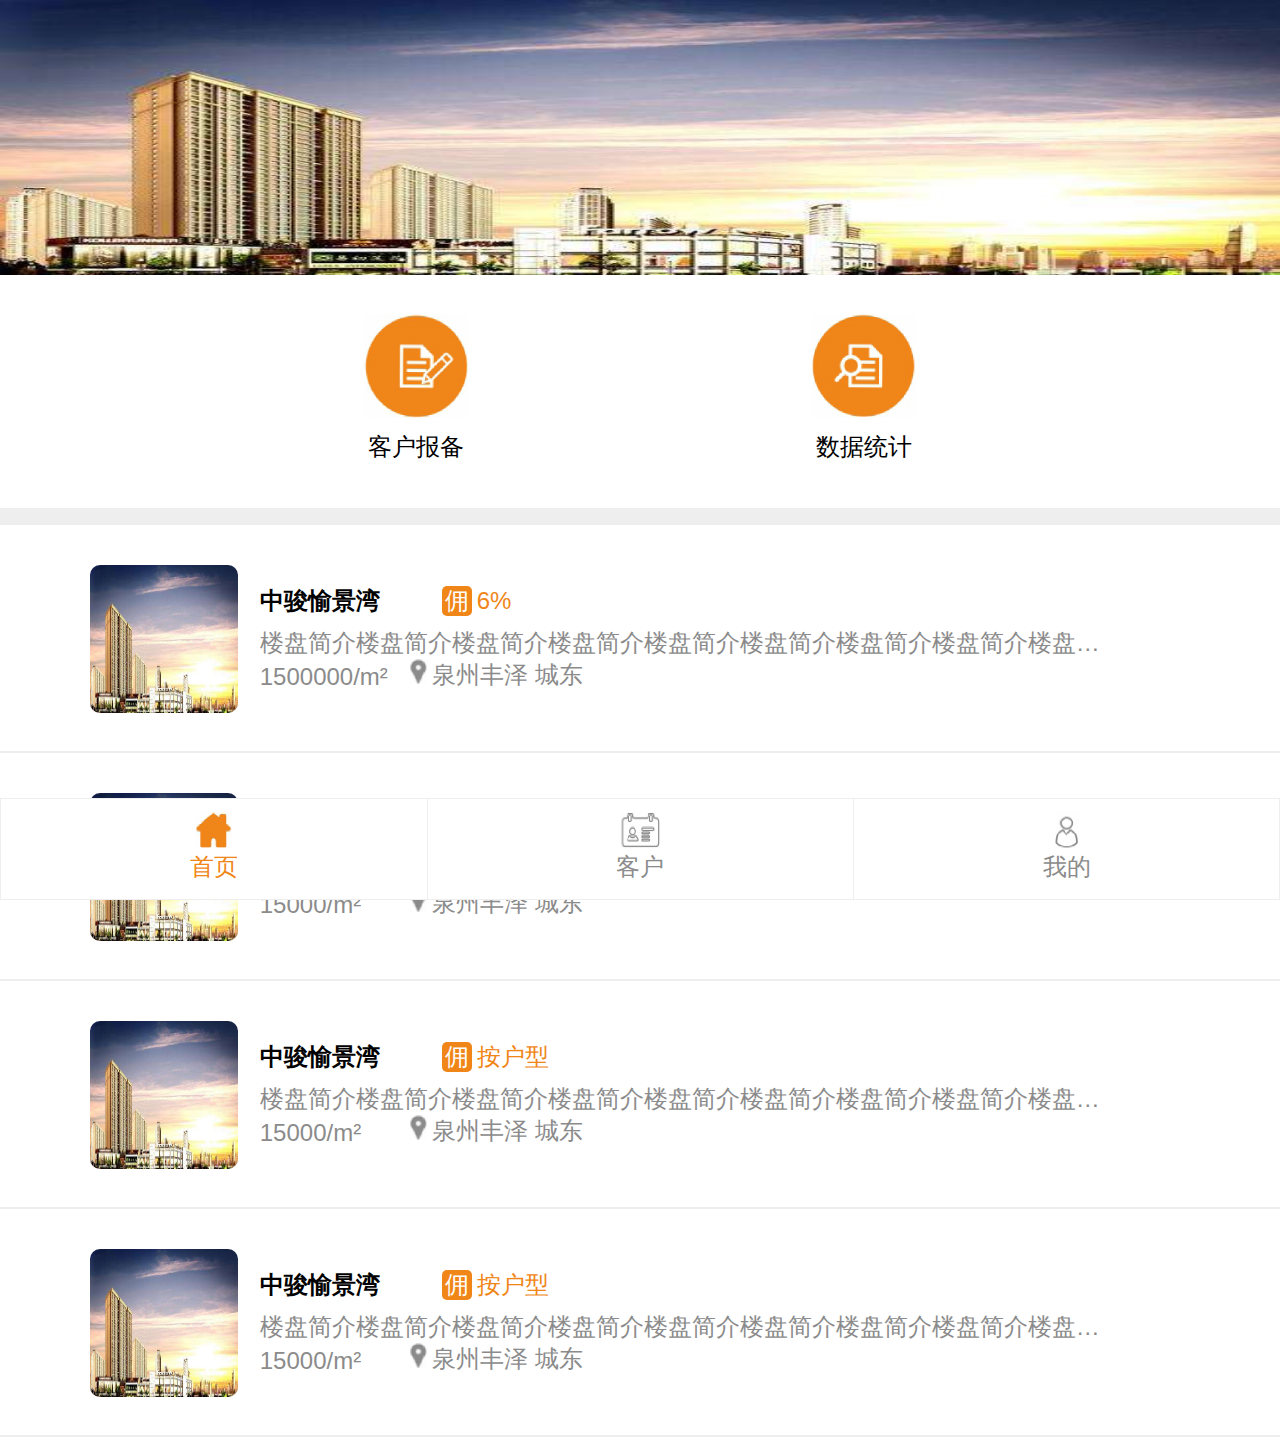
<file: fenxiao/cn/index.html>
<!doctype html>
<html lang="en">
<head>
	<meta charset="UTF-8">
	<meta name="viewport" content="width=device-width, user-scalable=no, initial-scale=1.0, maximum-scale=1.0, minimum-scale=1.0">
	<title>报备首页</title>
	<link rel="stylesheet" href="../css/reset.css">
	<script src="../js/jquery-1.11.3.min.js"></script>
	<script src="../js/common.js"></script>
	<style>
		.main {
			min-height: 100vh;
			background: #eee;
		}
		.main header {
			background: #fff;
		}
		.banner {
			display: block;
			width: 100%;
			height: 11.46rem;
		}
		.sectionNav {
			height: 9.71rem;
			padding: 0 15%;
		}
		.sectionNav a {
			float: left;
			width: 50%;
			height: 3.21rem;
			padding-top: 6.5rem;
			text-align: center;
		}
		.sectionNav a:nth-child(1) {
			background: url("../images/baobei.png") 50% 30% no-repeat;
			background-size: 4.33rem 4.33rem;
		}
		.sectionNav a:nth-child(2) {
			background: url("../images/data.png") 50% 30% no-repeat;
			background-size: 4.33rem 4.33rem;
		}
		.mainBody {
			margin-top: 0.71rem;
			background: #fff;
		}
		.mainBody dl {
			height: 6.08rem;
			padding: 1.67rem 13% 1.67rem 7%;
			border-bottom: 2px solid #eee;
		}
		.mainBody dt {
			overflow: hidden;
			float: left;
			width: 6.17rem;
			height: 6.17rem;
			margin-right: 0.92rem;
			border-radius: 10px;
		}
		.mainBody img {
			display: block;
			width: 100%;
			height: 100%;
		}
		.mainBody dd {
			padding: 0.83rem 0 0 7.09rem;
		}
		.mainBody h2 strong{
			display: inline-flex;
			width: 6rem;
			font-weight: bold;
		}
		.main h2 span {
			display: inline-block;
			width: 1.25rem;
			height: 1.25rem;
			margin-left: 1.58rem;
			border-radius: 5px;
			line-height: 1.25rem;
			color: #fff;
			background: #f08618;
			text-align: center;
		}
		.main h2 em {
			display: inline-flex;
			width: 5rem;
			margin-left: 5px;
			color: #f08618;
		}
		.intro {
			margin-top: 0.42rem;
			color: #8b8b8b;
		}
		.ohterInfo {
			color: #8b8b8b;
		}
		.ohterInfo span {
			display: inline-block;
			width: 6.25rem;
		}
		.ohterInfo em {
			display: inline-block;
    		width: 6.3rem;
			padding-left: 0.93rem;
			background: url("../images/add.png") 0 0 no-repeat;
			background-size: 0.72rem 1.05rem;
		}
		.ellipsis {
			overflow: hidden;
			text-overflow:ellipsis;
			white-space: nowrap;
		}
		.listItem {
			display: block;
		}
		.main footer {
			position: fixed;
			bottom: 0;
			left: 0;
			height: 4.17rem;
			display: table; 
			table-layout: fixed;
			width: 100%;
			background: #fff;
		}
		.main footer a {
			display:table-cell;
			height: 2rem;
			padding-top: 2.17rem;
			border: 1px solid #eee;
			text-align: center;
			color: #8b8b8b;
		}
		.main footer a:nth-child(1), .main footer a:nth-child(2) {
			border-right: none;
		}
		.main footer a:nth-child(1) {
			background: url("../images/home.png") 50% 20% no-repeat;
			background-size: 1.5rem 1.5rem;
		}
		.main footer a:nth-child(2) {
			background: url("../images/custome.png") 50% 20% no-repeat;
			background-size: 1.67rem 1.5rem;
		}
		.main footer a:nth-child(3) {
			background: url("../images/me.png") 50% 20% no-repeat;
			background-size: 1rem 1.5rem;
		}
		.main footer a.active {
			color: #f08618;
		}
		.main footer a:nth-child(1).active {
			background: url("../images/homeActive.png") 50% 20% no-repeat;
			background-size: 1.5rem 1.5rem;
		}
	</style>
</head>
<body>
	<div class="main">
		<header>
			<img src="../images/house.jpg" alt="banner图" title="banner图" class="banner" />
			<div class="sectionNav">
				<a href="custRap.html" title="客户报备">客户报备</a>
				<a href="dataStatis.html" title="数据统计">数据统计</a>
			</div>
		</header>
		<div class="mainBody">
			<a class="listItem" href="detial.html" title="房产详情">
				<dl>
					<dt><img src="../images/house.jpg" alt="房产图片" title="房产图片" /></dt>
					<dd>
						<h2><strong class="ellipsis">中骏愉景湾</strong><span>佣</span><em class="ellipsis">6%</em></h2>
						<p class="intro ellipsis">楼盘简介楼盘简介楼盘简介楼盘简介楼盘简介楼盘简介楼盘简介楼盘简介楼盘简介楼盘简介楼盘简介</p>
						<p class="ohterInfo"><span class="ellipsis">1500000/m²</span><em class="ellipsis">泉州丰泽 城东</em></p>
					</dd>
				</dl>
			</a>
			<a class="listItem" href="detial.html" title="房产详情">
				<dl>
					<dt><img src="../images/house.jpg" alt="房产图片" title="房产图片" /></dt>
					<dd>
						<h2><strong class="ellipsis">中骏愉景湾</strong><span>佣</span><em>按户型</em></h2>
						<p class="intro ellipsis">楼盘简介楼盘简介楼盘简介楼盘简介楼盘简介楼盘简介楼盘简介楼盘简介楼盘简介楼盘简介楼盘简介</p>
						<p class="ohterInfo"><span class="ellipsis">15000/m²</span><em class="ellipsis">泉州丰泽 城东</em></p>
					</dd>
				</dl>
			</a>
			<a class="listItem" href="detial.html" title="房产详情">
				<dl>
					<dt><img src="../images/house.jpg" alt="房产图片" title="房产图片" /></dt>
					<dd>
						<h2><strong class="ellipsis">中骏愉景湾</strong><span>佣</span><em>按户型</em></h2>
						<p class="intro ellipsis">楼盘简介楼盘简介楼盘简介楼盘简介楼盘简介楼盘简介楼盘简介楼盘简介楼盘简介楼盘简介楼盘简介</p>
						<p class="ohterInfo"><span class="ellipsis">15000/m²</span><em class="ellipsis">泉州丰泽 城东</em></p>
					</dd>
				</dl>
			</a>
			<a class="listItem" href="detial.html" title="房产详情">
				<dl>
					<dt><img src="../images/house.jpg" alt="房产图片" title="房产图片" /></dt>
					<dd>
						<h2><strong class="ellipsis">中骏愉景湾</strong><span>佣</span><em>按户型</em></h2>
						<p class="intro ellipsis">楼盘简介楼盘简介楼盘简介楼盘简介楼盘简介楼盘简介楼盘简介楼盘简介楼盘简介楼盘简介楼盘简介</p>
						<p class="ohterInfo"><span class="ellipsis">15000/m²</span><em class="ellipsis">泉州丰泽 城东</em></p>
					</dd>
				</dl>
			</a>
		</div>
		<footer>
			<a href="index.html" title="首页" class="active">首页</a>
			<a href="recorder.html" title="客户">客户</a>
			<a href="me.html" title="我的">我的</a>
		</footer>
	</div>
	<script>
		var screenHeight = document.documentElement.clientHeight + $(".main footer").height() + 20;
		var pageHeight = $(".main header").height() + $(".mainBody").height();
		if( screenHeight < pageHeight ) {
			$(".main").css('paddingBottom', '4.5rem');
		}
	</script>
</body>
</html>
</file>
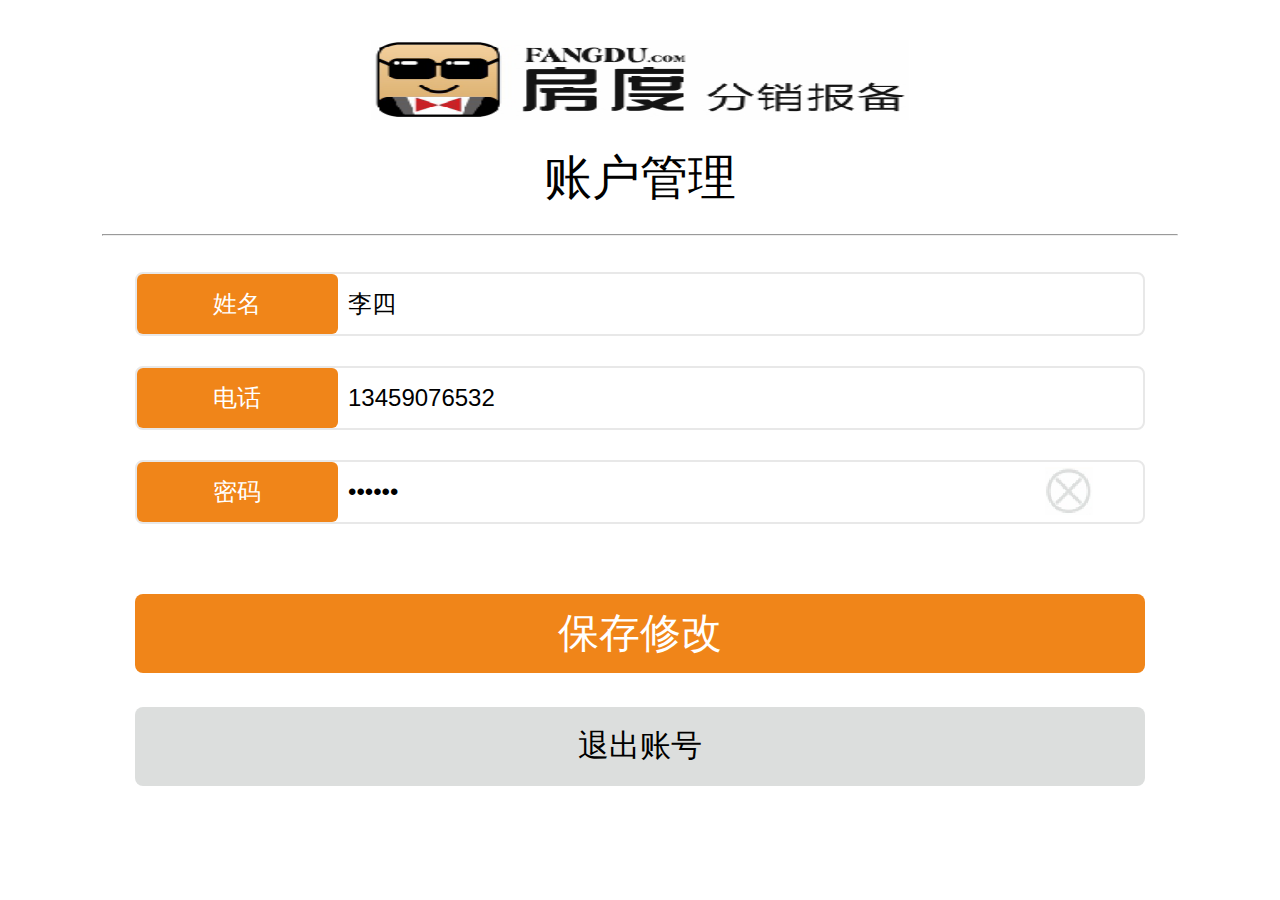
<file: fenxiao/cn/account.html>
<!doctype html>
<html lang="en">
<head>
	<meta charset="UTF-8">
	<meta name="viewport" content="width=device-width, user-scalable=no, initial-scale=1.0, maximum-scale=1.0, minimum-scale=1.0">
	<title>账号管理</title>
	<link rel="stylesheet" href="../css/reset.css">
	<script src="../js/jquery-1.11.3.min.js"></script>
	<script src="../js/common.js"></script>
	<style>
		.main {
			padding: 0 8%;
		}
		.logo {
			display: block;
			width: 50%;
			height: 3.33rem;
			margin: 1.67rem auto 1.08rem;
		}
		.main h1 {
			margin-bottom: 1rem;
			font-size: 2rem;
			text-align: center;
		}
		.accountbody {
			padding: 1rem 3% 0;
		}
		.accountbody div {
			height: 2.5rem;
			margin-bottom: 1.25rem;
			border-radius: 8px;
			border: 2px solid #e8e8e8;
		}
		.accountbody div span {
			float: left;
			width: 20%;
			height: 2.5rem;
			background: #f08519;
			border-radius: 6px;
			line-height: 2.5rem;
			text-align: center;
			color: #fff;
		}
		.accountbody input {
			float: left;
			width: 70%;
			height: 2.5rem;
			padding-left: 10px;
			line-height: 2.5rem;
			border: 0;
			outline: none;
		}
		.save, .logoutBtn {
			display: block;
			width: 100%;
			height: 3.29rem;
			line-height: 3.29rem;
			border-radius: 8px;
			text-align: center;
		}
		.save {
			margin: 0.33rem 0 1.42rem;
			background: #f08519;
			color: #fff;
			font-size: 1.7rem;
		}
		.logoutBtn {
			margin-bottom: 4.17rem;
			background: #dcdedd;
			font-size: 1rem;
			font-size: 1.3rem;
		}
		.error {
			visibility: hidden;
			text-align: center;
			color: red;
		}
		.pwdDiv {
			position: relative;
		}
		.clear {
			position: absolute;
		    right: 5%;
		    top: 9%;
		    width: 2rem;
		    height: 2rem;
		    background: url(../images/clear.png) 0 0 no-repeat;
		    background-size: 2rem 2rem;
		}
		.accountbody input.pwd {
			width: 60%;
		}
	</style>
</head>
<body>
	<div class="main">
		<img src="../images/logo.png" alt="logo" title="logo" class="logo">
		<h1>账户管理</h1>
		<hr />
		<div class="accountbody">
			<div>
				<span>姓名</span>
				<input type="text" name="name" value="李四" placeholder="请输入姓名" class="name">
			</div>
			<div>
				<span>电话</span>
				<input type="text" name="tel" value="13459076532" placeholder="请输入手机号码" class="tel">
			</div>
			<div class="pwdDiv">
				<span>密码</span>
				<input type="password" name="pwd" value="123456" placeholder="请输入密码" class="pwd">
				<em class="clear"></em>
			</div>
			<p class="error">错误信息</p>
			<a href="me.html" title="保存修改" class="save">保存修改</a>
			<a href="log.html" title="退出账号" class="logoutBtn">退出账号</a>
		</div>
	</div>
	<script>
		var reg = /^1[3|4|5|8][0-9]\d{4,8}$/ ;
		//注册
		$(".save").click(function() {
			if($(".tel").val() == "") {
				$(".error").text("请输入手机号码");
				$(".error").css('visibility', 'visible');
			}else if($(".pwd").val() == "") {
				$(".error").text("请输入密码");
				$(".error").css('visibility', 'visible');
			}else if($(".name").val() == "") {
				$(".error").text("请输入姓名");
				$(".error").css('visibility', 'visible');
			}else if(!reg.test($(".tel").val())) {
				$(".error").text("请输入正确的手机号码");
				$(".error").css('visibility', 'visible');
			}else {
				$(".error").css('visibility', 'hidden');
			}
		});
		$(".clear").click(function() {
			$(".pwd").val("")
		});
	</script>
</body>
</html>
</file>
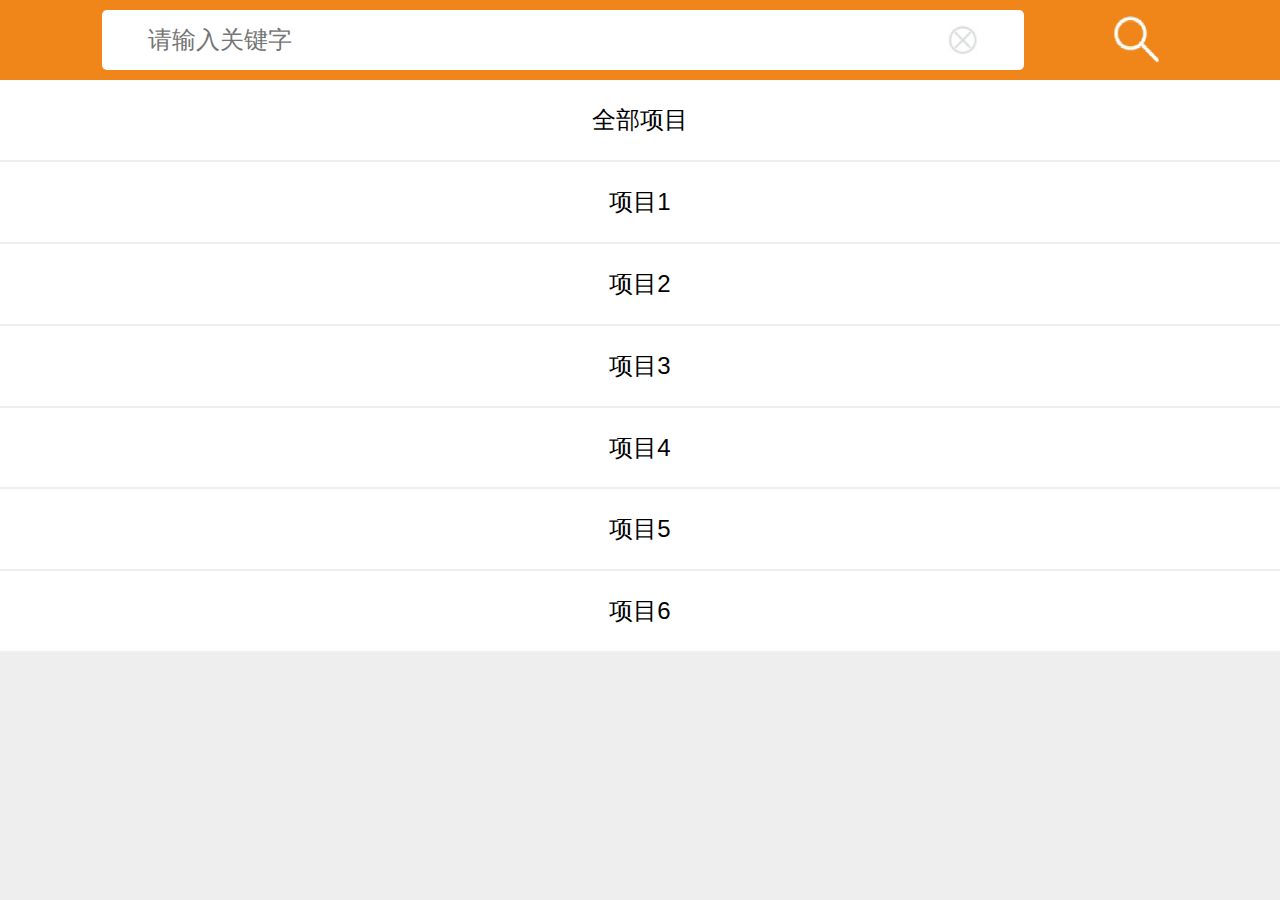
<file: fenxiao/cn/choseItem.html>
<!doctype html>
<html lang="en">
<head>
	<meta charset="UTF-8">
	<meta name="viewport" content="width=device-width, user-scalable=no, initial-scale=1.0, maximum-scale=1.0, minimum-scale=1.0">
	<title>全部项目</title>
	<link rel="stylesheet" href="../css/reset.css">
	<script src="../js/jquery-1.11.3.min.js"></script>
	<script src="../js/common.js"></script>
	<style>
	    body {
	    	background: #eee;
	    	min-height: 100vh;
	    }
	    .main {
	    	background: #fff;
	    }
		.searchHeader {
			position: fixed;
			width: 100%;
			height: 3.33rem;
			background: #f08519;
		}
		.searchHeader div {
			position: relative;
			overflow: hidden;
			float: left;
			width: 72%;
			height: 2.5rem;
			margin: 0.41rem 0 0 8%;
			border-radius: 5px;
		}
		.searchHeader input {
			display: block;
			width: 80%;
			height: 100%;
			padding: 0 15% 0 5%;
			border: 0;
			outline: none;
		}
		.searchHeader span {
			position: absolute;
			right: 5%;
			top: 25%;
			width: 1.25rem;
			height: 1.25rem;
			background: url("../images/clear.png") 0 0 no-repeat;
			background-size: 1.25rem 1.25rem;
		}
		.magnifier {
			float: left;
			width: 1.88rem;
			height: 2.5rem;
			margin: 0.41rem 0 0 7%;
			background: url("../images/magnifier.png") 0 50% no-repeat;
			background-size: 1.92rem 2rem;
		}
		.main ul {
			padding-top: 3.33rem;
		}
		.main li {
			height: 3.33rem;
			padding: 0 5%;
			line-height: 3.33rem;
			text-align: center;
			border-bottom: 2px solid #eee;
		}
		.main li.active {
			background: #f08519;
			color: #fff;
		}
		.ellipsis {
			overflow: hidden;
			text-overflow:ellipsis;
			white-space: nowrap;
		}
	</style>
</head>
<body>
	<div class="main">
		<div class="searchHeader">
			<div>
				<input type="text" name="" value="" placeholder="请输入关键字" />
				<span class="clear"></span>
			</div>
			<a href="###" title="search" class="magnifier"></a>
		</div>
		<ul>
			<li class="allItem ellipsis">全部项目</li>
			<li class="ellipsis">项目1</li>
			<li class="ellipsis">项目2</li>
			<li class="ellipsis">项目3</li>
			<li class="ellipsis">项目4</li>
			<li class="ellipsis">项目5</li>
			<li class="ellipsis">项目6</li>
		</ul>
	</div>
	<script>
		$(".clear").click(function() {
			$(".searchHeader input").val("");
		});
		var isChose = true;
		$(".main li").click(function() {
			if($(this).hasClass('allItem')) {
				return false;
			}else if(isChose) {
				$(this).addClass('active');
				window.history.go(-1);
				isChose = false;
			}else {
				return false;
			}
		});
	</script>
</body>
</html>
</file>
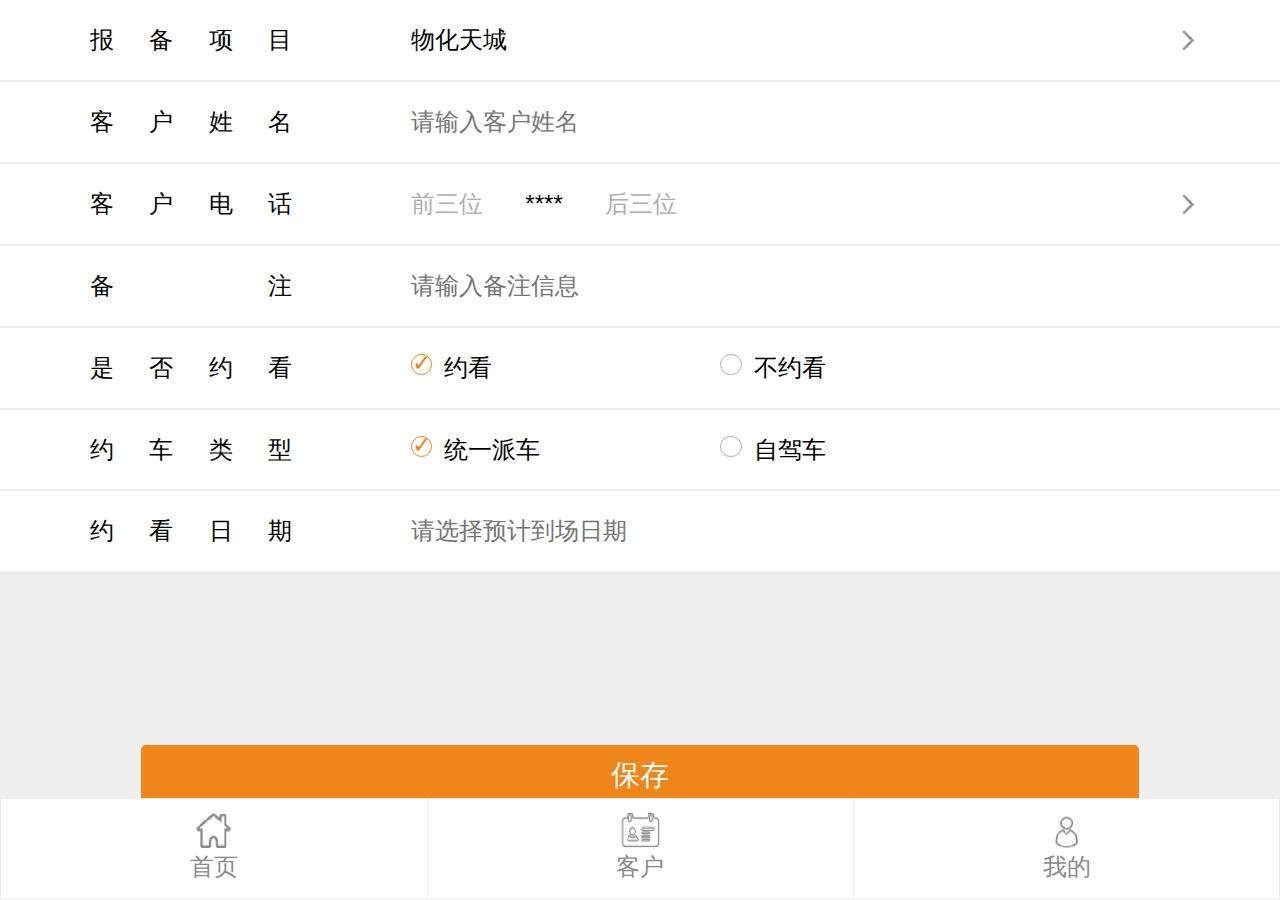
<file: fenxiao/cn/custRap.html>
<!doctype html>
<html lang="en">
<head>
	<meta charset="UTF-8">
	<meta name="viewport" content="width=device-width, user-scalable=no, initial-scale=1.0, maximum-scale=1.0, minimum-scale=1.0">
	<title>客户报备</title>
	<link rel="stylesheet" href="../css/reset.css">
	<link href="../css/mobiscroll_002.css" rel="stylesheet" type="text/css">
	<link href="../css/mobiscroll_003.css" rel="stylesheet" type="text/css">
	<link href="../css/mobiscroll.css" rel="stylesheet" type="text/css">
	<script src="../js/jquery-1.11.3.min.js"></script>
	<script src="../js/common.js"></script>
    <script src="../js/mobiscroll_002.js" type="text/javascript"></script>
	<script src="../js/mobiscroll_004.js" type="text/javascript"></script>
	<script src="../js/mobiscroll.js" type="text/javascript"></script>
	<script src="../js/mobiscroll_003.js" type="text/javascript"></script>
	<script src="../js/mobiscroll_005.js" type="text/javascript"></script>
	<style>
		body {
			min-height: 100vh;
			background: #eee;
		}
		.borderLine {
			height: 3.33rem;
			padding-left: 7%;
			line-height: 3.33rem;
			border-bottom: 2px solid #eee;
			background: #fff;
		}
		.itemNm {
			float: left;
			width: 17%;
			margin-right: 10%;
			text-align: justify;
			text-align-last: justify;
		}
		.itemNm:after {
		    display: inline-block;
		    overflow: hidden;
		    width: 100%;
		    height: 0;
		    /*content: '';*/
		}
		.ellipsis {
			overflow: hidden;
			text-overflow:ellipsis;
			white-space: nowrap;
		}
		.text, .linkOther {
			float: left;
			width: 73%;
			height: 3.33rem;
		}
		.linkOther {
			width: 60%;
			padding-right: 13%;
			background: url("../images/rightRow.png") 90% 50% no-repeat;
			background-size: 0.58rem 0.92rem;
		}
		.text {
			border: none;
			outline: none;
		}
		.firstNum {
			margin-right: 5%;
			color: #aeaeae;
		}
		.lastNum {
			margin-left: 5%;
			color: #aeaeae;
		}
		input[type="radio"] + label::before {
			content: '\a0'; /* 不换行空格 */
			display: inline-block;
			vertical-align: .2em;
			width: .8em;
			height: .8em;
			margin-right: .5em;
			/*border-radius: .2em;*/
			border-radius: 50%;
			background: #fff;
			border: 1px solid #aeaeae;
			/*text-indent: .15em;*/
			line-height: .65;
			color: #f08519;
		}
		input[type="radio"]:checked + label::before {
			content: '\2713';
			background: #fff;
			border: 1px solid #f08519;
		}
		input[type="radio"] {
			position: absolute;
			clip: rect(0,0,0,0);
		}
		.mr10 {
			float: left;
			width: 26%;
		}
		.main footer {
			position: fixed;
			bottom: 0;
			left: 0;
			height: 4.17rem;
			display: table; 
			table-layout: fixed;
			width: 100%;
			background: #fff;
		}
		.main footer a {
			display:table-cell;
			height: 2rem;
			padding-top: 2.17rem;
			border: 1px solid #eee;
			text-align: center;
			color: #8b8b8b;
		}
		.main footer a:nth-child(1), .main footer a:nth-child(2) {
			border-right: none;
		}
		.main footer a:nth-child(1) {
			background: url("../images/home.png") 50% 20% no-repeat;
			background-size: 1.5rem 1.5rem;
		}
		.main footer a:nth-child(2) {
			background: url("../images/custome.png") 50% 20% no-repeat;
			background-size: 1.67rem 1.5rem;
		}
		.main footer a:nth-child(3) {
			background: url("../images/me.png") 50% 20% no-repeat;
			background-size: 1rem 1.5rem;
		}
		.main footer a.active {
			color: #f08618;
		}
		.save {
			height: 2.5rem;
			margin-top: 7.17rem;
			padding: 0 11%;
			line-height: 2.5rem;
			text-align: center;
		}
		.save a {
			display: block;
			width: 100%;
			height: 100%;
			background: #f08519;
			border-radius: 5px;
			color: #fff;
			font-size: 1.2rem;
		}
	</style>
</head>
<body>
	<div class="main">
		<div class="borderLine">
			<span class="itemNm ellipsis">报备项目</span>
			<a href="choseItem.html" title="报备项目" class="linkOther ellipsis">物化天城</a>
		</div>
		<div class="borderLine">
			<span class="itemNm ellipsis">客户姓名</span>
			<input type="text" name="customerNm" value="" placeholder="请输入客户姓名" class="text">
		</div>
		<div class="borderLine">
			<span class="itemNm ellipsis">客户电话</span>
			<a href="###" title="客户电话" class="linkOther">
				<em class="firstNum">前三位</em> **** <em class="lastNum">后三位</em>
			</a>
		</div>
		<div class="borderLine">
			<span class="itemNm ellipsis">备注</span>
			<input type="text" name="remark" value="" placeholder="请输入备注信息" class="text">
		</div>
		<div class="borderLine">
			<span class="itemNm ellipsis">是否约看</span>
			<span class="mr10">
				<input type="radio" name="eye" value="约看" id="look" checked>
				<label for="look">约看</label>
			</span>
			<input type="radio" name="eye" value="不约看" id="nolook">
			<label for="nolook">不约看</label>
		</div>
		<div class="borderLine">
			<span class="itemNm ellipsis">约车类型</span>
			<span class="mr10">
				<input type="radio" name="car" value="统一派车" id="sameCar"checked>
				<label for="sameCar">统一派车</label>
			</span>
			<input type="radio" name="car" value="自驾车" id="carSelf">
			<label for="carSelf">自驾车</label>
		</div>
		<div class="borderLine">
			<span class="itemNm ellipsis">约看日期</span>
			<input type="text" name="" value="" placeholder="请选择预计到场日期" id="myData" class="text" readonly="readonly" onfocus="this.blur()" >
		</div>
		<div class="save">
			<a href="javascript:history.back(-1)" title="保存">保存</a>
		</div>
		<footer>
			<a href="index.html" title="首页">首页</a>
			<a href="recorder.html" title="客户">客户</a>
			<a href="me.html" title="我的">我的</a>
		</footer>
	</div>
	<script>
		$(function () {
			var currYear = (new Date()).getFullYear();	
			var opt={};
			opt.date = {preset : 'date'};
			opt.datetime = {preset : 'datetime'};
			opt.time = {preset : 'time'};
			opt.default = {
				theme: 'android-ics light', //皮肤样式
		        display: 'modal', //显示方式 
		        mode: 'scroller', //日期选择模式
				dateFormat: 'yyyy-mm-dd',
				lang: 'zh',
				showNow: true,
				nowText: "今天",
		        startYear: currYear - 10, //开始年份
		        endYear: currYear + 10 //结束年份
			};

		  	$("#myData").mobiscroll($.extend(opt['date'], opt['default']));
		  	var screenHeight = document.documentElement.clientHeight + $(".main footer").height() + 20;
			var pageHeight = $(".main").height();
			if( screenHeight < pageHeight ) {
				$(".main").css('paddingBottom', '4.5rem');
			};
        });
	</script>
</body>
</html>
</file>
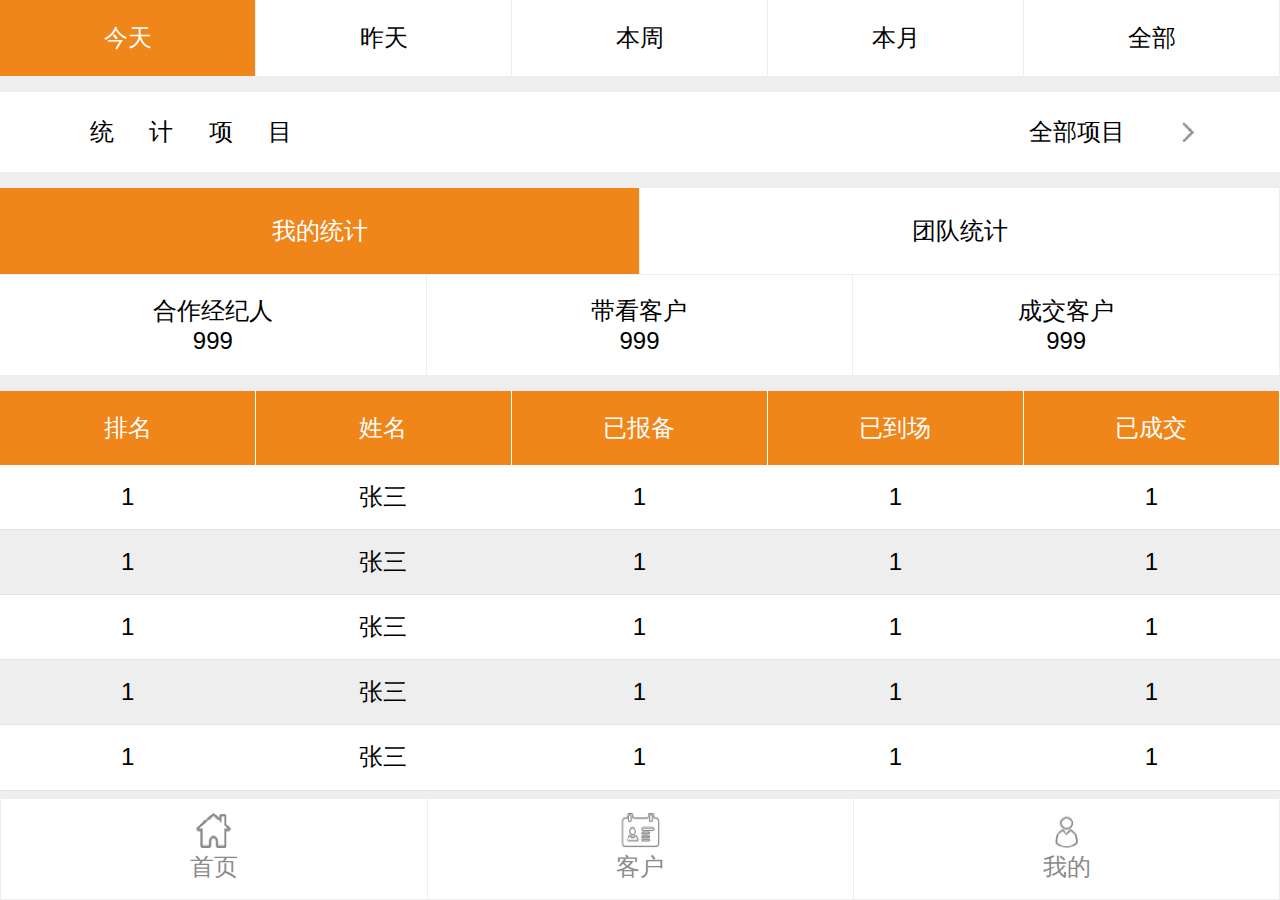
<file: fenxiao/cn/dataStatis.html>
<!doctype html>
<html lang="en">
<head>
	<meta charset="UTF-8">
	<meta name="viewport" content="width=device-width, user-scalable=no, initial-scale=1.0, maximum-scale=1.0, minimum-scale=1.0">
	<title>数据统计</title>
	<link rel="stylesheet" href="../css/reset.css">
	<script src="../js/jquery-1.11.3.min.js"></script>
	<script src="../js/common.js"></script>
	<style>
		.ellipsis {
			overflow: hidden;
			text-overflow:ellipsis;
			white-space: nowrap;
		}
		.tableF {
			display: table;
			table-layout: fixed;
			width: 100%;
		}
		.tableC {
			display: table-cell;
		}
		.main header {
			height: 3.17rem;
			background: #fff;
			line-height: 3.17rem;
			text-align: center;
		}
		.main header a {
			border-right: 1px solid #eee;
		}
		a.active {
			background: #f08519;
			color: #fff;
		}
		.borderLine {
			height: 3.33rem;
			padding-left: 7%;
			line-height: 3.33rem;
			background: #fff;
		}
		.itemNm {
			float: left;
			width: 17%;
			margin-right: 10%;
			text-align: justify;
			text-align-last: justify;
		}
		.itemNm:after {
		    display: inline-block;
		    overflow: hidden;
		    width: 100%;
		    height: 0;
		    /*content: '';*/
		}
		.linkOther {
			float: left;
			width: 60%;
			height: 3.33rem;
			padding-right: 13%;
			background: url("../images/rightRow.png") 90% 50% no-repeat;
			background-size: 0.58rem 0.92rem;
			text-align: right;
		}
		.data {
			height: 3.58rem;
			line-height: 3.58rem;
			text-align: center;
			background: #fff;
			border-bottom: 1px solid #eee;
		}
		.data a {
			border-right: 1px solid #eee;
		}
		.person div {
			height: 3.34rem;
			padding-top: 0.83rem;
			background: #fff;
			text-align: center;
			border-right: 1px solid #eee;
		}
		.person .ellipsis {
		    padding: 0 5%;
		}
		.dataShow {
			width: 100%;
			table-layout: fixed;
			background: #fff;
		}
		.dataShow th {
			width: 20%;
			height: 3.08rem;
			background: #f08519;
			color: #fff;
			border-right: 1px solid #fff;
		}
		.dataShow td {
			width: 20%;
			height: 2.67rem;
			text-align: center;
			border-bottom: 1px solid #e4e4e4;
		}
		table tr:nth-child(even){
			background: #eee;
		}
		.line {
			height: 0.67rem;
			background: #eee;
		}
		.main footer {
			position: fixed;
			bottom: 0;
			left: 0;
			height: 4.17rem;
			display: table; 
			table-layout: fixed;
			width: 100%;
			background: #fff;
		}
		.main footer a {
			display:table-cell;
			height: 2rem;
			padding-top: 2.17rem;
			border: 1px solid #eee;
			text-align: center;
			color: #8b8b8b;
		}
		.main footer a:nth-child(1), .main footer a:nth-child(2) {
			border-right: none;
		}
		.main footer a:nth-child(1) {
			background: url("../images/home.png") 50% 20% no-repeat;
			background-size: 1.5rem 1.5rem;
		}
		.main footer a:nth-child(2) {
			background: url("../images/custome.png") 50% 20% no-repeat;
			background-size: 1.67rem 1.5rem;
		}
		.main footer a:nth-child(3) {
			background: url("../images/me.png") 50% 20% no-repeat;
			background-size: 1rem 1.5rem;
		}
	</style>
</head>
<body>
	<div class="main">
		<header class="tableF">
			<a href="###" title="今天" class="tableC active">今天</a>
			<a href="###" title="昨天" class="tableC">昨天</a>
			<a href="###" title="本周" class="tableC">本周</a>
			<a href="###" title="本月" class="tableC">本月</a>
			<a href="###" title="全部" class="tableC">全部</a>
		</header>
		<p class="line"></p>
		<div class="borderLine">
			<span class="itemNm ellipsis">统计项目</span>
			<a href="choseItem.html" title="统计项目" class="linkOther ellipsis">全部项目</a>
		</div>
		<p class="line"></p>
		<div class="data tableF">
			<a href="###" title="我的" class="tableC active">我的统计</a>
			<a href="###" title="团队" class="tableC">团队统计</a>
		</div>
		<div class="person tableF">
			<div class="tableC"><p>合作经纪人</p><p class="ellipsis">999</p></div>
			<div class="tableC"><p>带看客户</p><p class="ellipsis">999</p></div>
			<div class="tableC"><p>成交客户</p><p class="ellipsis">999</p></div>
		</div>
		<p class="line"></p>
		<table class="dataShow">
			<thead>
				<tr>
					<th>排名</th>
					<th>姓名</th>
					<th>已报备</th>
					<th>已到场</th>
					<th>已成交</th>
				</tr>
			</thead>
			<tbody>
				<tr>
					<td class="ellipsis">1</td>
					<td class="ellipsis">张三</td>
					<td class="ellipsis">1</td>
					<td class="ellipsis">1</td>
					<td class="ellipsis">1</td>
				</tr>
				<tr>
					<td class="ellipsis">1</td>
					<td class="ellipsis">张三</td>
					<td class="ellipsis">1</td>
					<td class="ellipsis">1</td>
					<td class="ellipsis">1</td>
				</tr>
				<tr>
					<td class="ellipsis">1</td>
					<td class="ellipsis">张三</td>
					<td class="ellipsis">1</td>
					<td class="ellipsis">1</td>
					<td class="ellipsis">1</td>
				</tr>
				<tr>
					<td class="ellipsis">1</td>
					<td class="ellipsis">张三</td>
					<td class="ellipsis">1</td>
					<td class="ellipsis">1</td>
					<td class="ellipsis">1</td>
				</tr>
				<tr>
					<td class="ellipsis">1</td>
					<td class="ellipsis">张三</td>
					<td class="ellipsis">1</td>
					<td class="ellipsis">1</td>
					<td class="ellipsis">1</td>
				</tr>
				<tr>
					<td class="ellipsis">1</td>
					<td class="ellipsis">张三</td>
					<td class="ellipsis">1</td>
					<td class="ellipsis">1</td>
					<td class="ellipsis">1</td>
				</tr>
			</tbody>
		</table>
		<footer>
			<a href="index.html" title="首页">首页</a>
			<a href="recorder.html" title="客户">客户</a>
			<a href="me.html" title="我的">我的</a>
		</footer>
	</div>
	<script>
		var screenHeight = document.documentElement.clientHeight + $(".main footer").height() + 20;
		var pageHeight = $(".main").height();
		if( screenHeight < pageHeight ) {
			$(".main").css('paddingBottom', '4.5rem');
		}
		$(".main header a").click(function() {
			if($(this).hasClass('active')) {
				return false;
			}else {
				$(this).addClass('active').siblings().removeClass('active');
			}
		});
		$(".data a").click(function() {
			if($(this).hasClass('active')) {
				return false;
			}else {
				$(this).addClass('active').siblings().removeClass('active');
			}
		});
	</script>
</body>
</html>
</file>
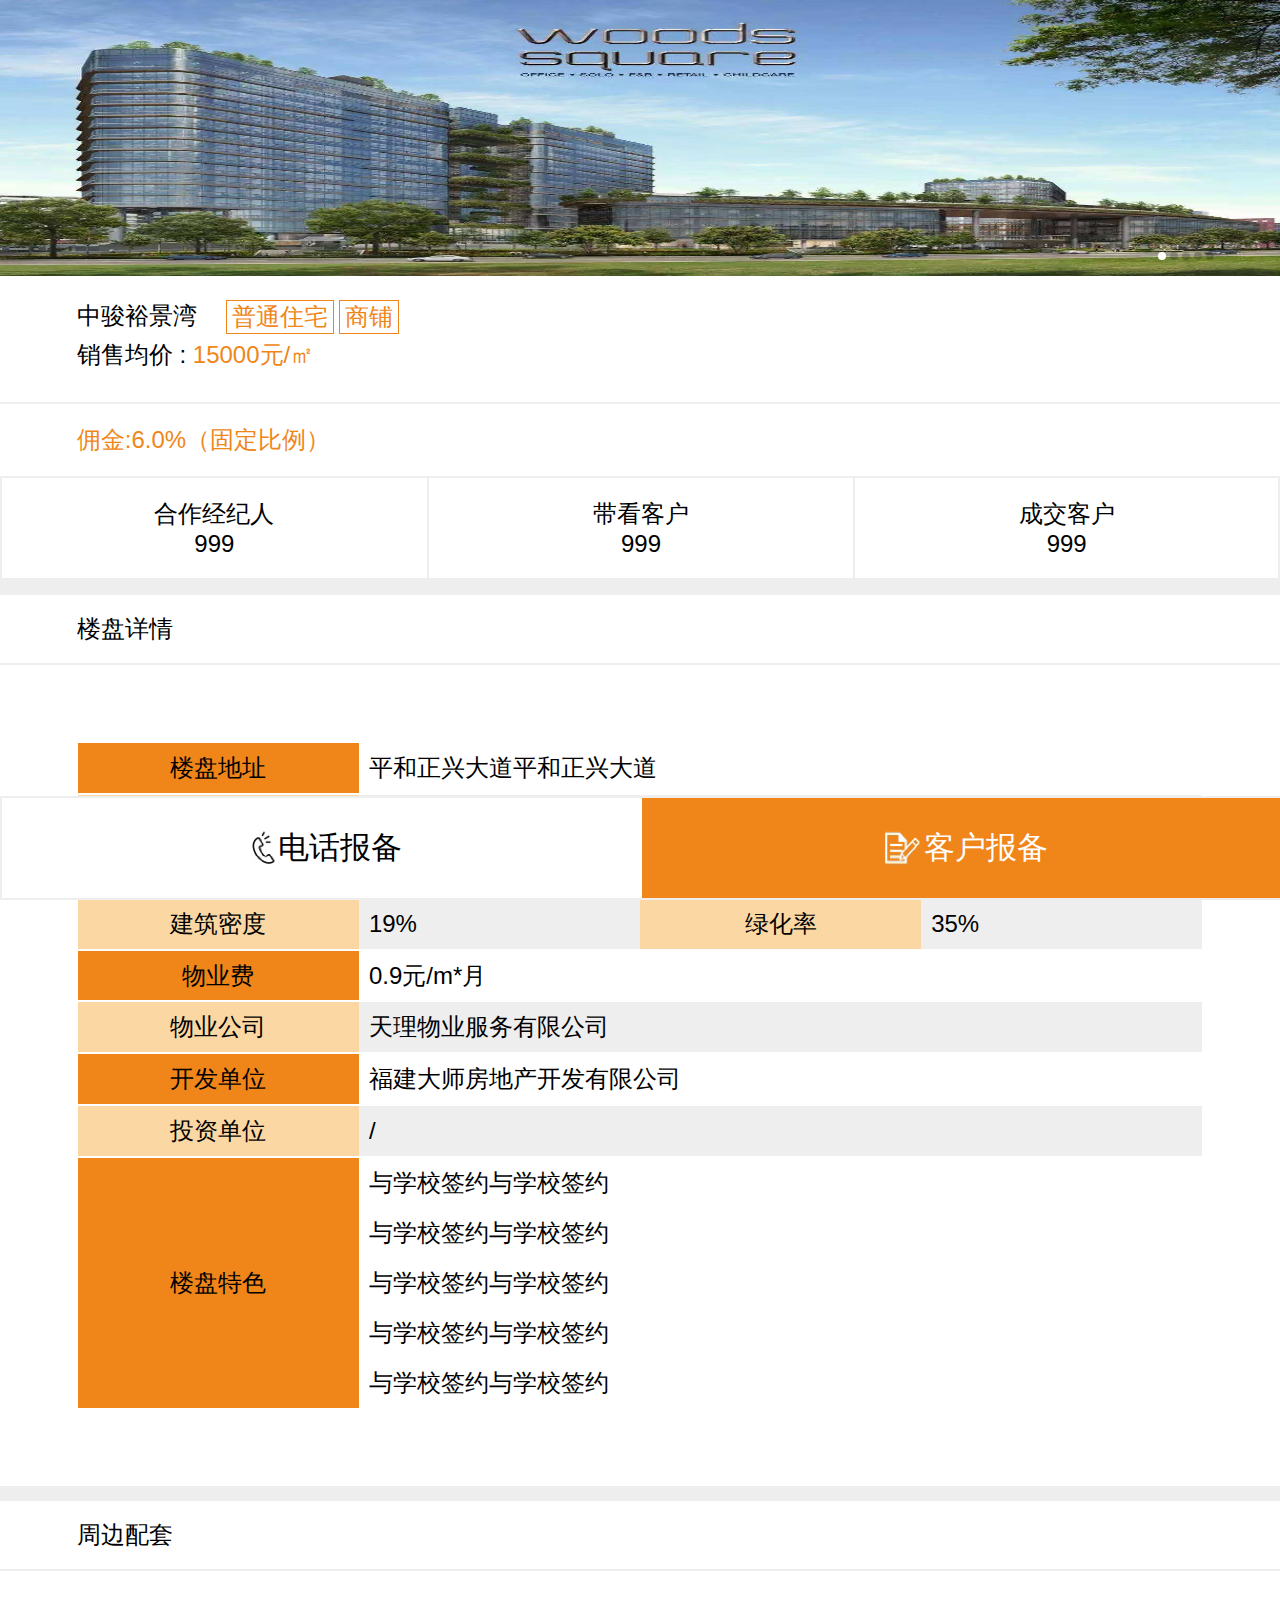
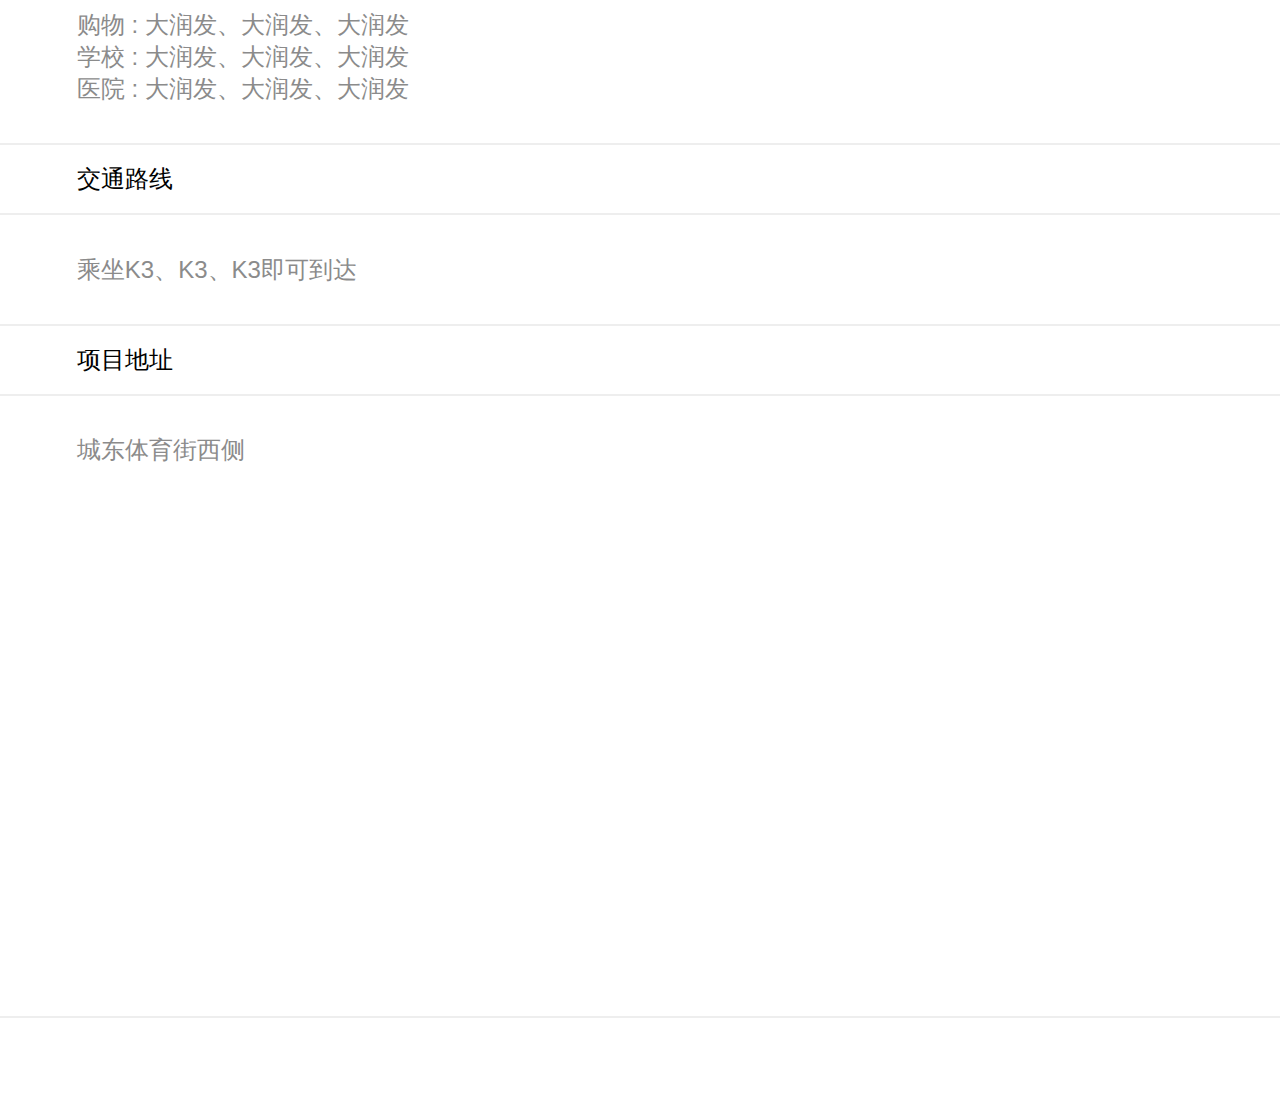
<file: fenxiao/cn/detial.html>
<!doctype html>
<html lang="en">
<head>
	<meta charset="UTF-8">
	<meta name="viewport" content="width=device-width, user-scalable=no, initial-scale=1.0, maximum-scale=1.0, minimum-scale=1.0">
	<title>详情</title>
	<link rel="stylesheet" href="../css/reset.css">
	<link rel="stylesheet" href="../css/swiper.min.css">
	<script src="../js/jquery-1.11.3.min.js"></script>
	<script src="../js/common.js"></script>
	<script src="../js/swiper.min.js"></script>
	<script type="text/javascript" src="http://api.map.baidu.com/api?v=2.0&ak=OHYGTBXh2i8n6x0W3YMuUPI1ajMQbGGv"></script>
	<style>
		.main {
			padding-bottom: 4.17rem;
		}
		.swiper-container {
		    height: 11.5rem;
		}
		.swiper-slide img {
			display: block;
			width: 100%;
			height: 100%;
		}
		.swiper-pagination-bullet-active {
			background: #fff;
		}
		.swiper-container-horizontal>.swiper-pagination-bullets .swiper-pagination-bullet {
			margin: 0 2px;
		}
		.swiper-pagination {
			text-align: right;
		}
		.swiper-container-horizontal>.swiper-pagination-bullets, .swiper-pagination-custom, .swiper-pagination-fraction {
			width: 95%;
		}
		.title {
			height: 4.25rem;
			padding: 1rem 0 0 6%;
			border-bottom: 2px solid #eee;
			font-size: 1rem;
		}
		.addTit {
			margin-bottom: 5px;
		}
		.addTit span {
			display: inline-block;
			width: auto;
			height: 100%;
			margin-left: 5px;
			padding: 0 5px;
			border: 1px solid #f08618;
			color: #f08618;
		}
		.addTit em {
			float: left;
			max-width: 16rem;
			margin-right: 1rem;
		}
		.ellipsis {
			overflow: hidden;
			text-overflow:ellipsis;
			white-space: nowrap;
		}
		.price, .commision {
			color: #f08618;
		}
		.commision {
			height: 3rem;
			padding-left: 6%;
			line-height: 3rem;
			border-bottom: 2px solid #eee;
		}
		.person {
		    display: table;
		    table-layout: fixed;
		    width: 100%;
		}
		.person div {
			display: table-cell;
			height: 3.34rem;
			padding-top: 0.83rem;
			border: 2px solid #eee;
			border-top: none; 
			border-right: none;
			text-align: center;
		}
		.person div:nth-child(3) {
			border-right: 2px solid #eee;
		}
		.person .ellipsis {
			padding: 0 5%;
		}
		.line {
			height: 0.63rem;
			background: #eee;
		}
		h3 {
			height: 2.83rem;
			padding-left: 6%;
			line-height: 2.83rem;
			border-bottom: 2px solid #eee;
		}
		.detData {
			margin: 6% 6%;
		}
		.detData div {
			display: -webkit-box;
			display: -webkit-flex;
			display: flex;
			height: 2.08rem;
			line-height: 2.08rem;
			border: 1px solid #fff;
			-webkit-align-items: center;
			align-items: center;
		}
		.fontCenter {
			text-align: center;
		}
		.orange {
			background: #f08519;
		}
		.yellow {
			background: #fbd7a3;
		}
		.gray {
			background: #eee;
		}
		.flex1 {
			-webkit-box-flex: 1;
			-webkit-flex: 1;
			flex: 1;
		}
		.flex3 {
			-webkit-box-flex: 3;
			-webkit-flex: 3;
			flex: 3;
		}
		.bgWhite {
			background: #fff;
		}
		.detData em {
			padding-left: 10px;
		}
		.spe {
			background: #f08519;
		}
		div.spe {
			height: auto;
		}
		.spe em {
			display: block;
			width: 96%;
			height: 100%;
		}
		.match .ellipsis {
			display: inline-block;
			width: 20rem;
			vertical-align: bottom;
		}
		.borderLine {
			padding: 3% 6%; 
			color: #8b8b8b;
			border-bottom: 2px solid #eee;
		}
		.map {
			margin: 3% 0;
			height: 18.5rem;
		}
		.main footer {
			position: fixed;
			bottom: 0;
			left: 0;
			height: 4.17rem;
			display: table;
			table-layout: fixed;
			width: 100%;
			background: #fff;
			line-height: 4.17rem;
			border: 2px solid #eee;
		}
		.main footer a {
			display: table-cell;
			text-align: center;
			font-size: 1.3rem;
		}
		.main footer a:nth-child(1) span {
			padding-left: 1.46rem;
			background: url("../images/tel.png") 6% 0 no-repeat;
			background-size: 1rem 1.46rem;
		}
		.main footer a:nth-child(2) span {
			padding-left: 2rem;
			background: url("../images/cusMark.png") 6% 0 no-repeat;
			background-size: 1.5rem 1.46rem;
			color: #fff;
		}
	</style>
</head>
<body>
	<div class="main">
		<div class="swiper-container">
		    <div class="swiper-wrapper">
		        <div class="swiper-slide"><img src="../images/1.jpg" alt="图片" title="图片"></div>
		        <div class="swiper-slide"><img src="../images/2.jpg" alt="图片" title="图片"></div>
		        <div class="swiper-slide"><img src="../images/3.jpg" alt="图片" title="图片"></div>
		        <div class="swiper-slide"><img src="../images/4.jpg" alt="图片" title="图片"></div>
		        <div class="swiper-slide"><img src="../images/5.jpg" alt="图片" title="图片"></div>
		    </div>
		    <!-- 分页器 -->
		    <div class="swiper-pagination"></div>
		</div>
		<div class="title">
			<p class="addTit"><em class="ellipsis">中骏裕景湾</em><span>普通住宅</span><span>商铺</span></p>
			<p>销售均价 : <span class="price">15000元/㎡</span></p>
		</div>
		<p class="commision ellipsis">佣金:<span>6.0%</span><span>（固定比例）</span></p>
		<div class="person">
			<div><p>合作经纪人</p><p class="ellipsis">999</p></div>
			<div><p>带看客户</p><p class="ellipsis">999</p></div>
			<div><p>成交客户</p><p class="ellipsis">999</p></div>
		</div>
		<p class="line"></p>
		<div class="houseDet">
			<h3>楼盘详情</h3>
			<div class="detData">
				<div><span class="flex1 fontCenter orange">楼盘地址</span><span class="flex3 ellipsis"><em>平和正兴大道平和正兴大道</em></span></div>
				<div><span class="flex1 fontCenter yellow">主力户型</span><span class="flex3 ellipsis gray"><em>94-120m三房、四房户型</em></span></div>
				<div><span class="flex1 fontCenter orange">开盘时间</span><span class="flex1 ellipsis"><em>2014.1</em></span><span class="flex1 fontCenter orange">交房时间</span><span class="flex1 ellipsis"><em>2015.1</em></span></div>
				<div><span class="flex1 fontCenter yellow">建筑密度</span><span class="flex1 ellipsis gray"><em>19%</em></span><span class="flex1 fontCenter yellow">绿化率</span><span class="flex1 ellipsis gray"><em>35%</em></span></div>
				<div><span class="flex1 fontCenter orange">物业费</span><span class="flex3 ellipsis"><em>0.9元/m*月</em></span></div>
				<div><span class="flex1 fontCenter yellow">物业公司</span><span class="flex3 ellipsis gray"><em>天理物业服务有限公司</em></span></div>
				<div><span class="flex1 fontCenter orange">开发单位</span><span class="flex3 ellipsis"><em>福建大师房地产开发有限公司</em></span></div>
				<div><span class="flex1 fontCenter yellow">投资单位</span><span class="flex3 ellipsis gray"><em>/</em></span></div>
				<div class="spe">
					<span class="flex1 fontCenter orange speText">楼盘特色</span>
					<span class="flex3 ellipsis bgWhite">
						<em>
							<p class="ellipsis">与学校签约与学校签约</p>
							<p class="ellipsis">与学校签约与学校签约</p>
							<p class="ellipsis">与学校签约与学校签约</p>
							<p class="ellipsis">与学校签约与学校签约</p>
							<p class="ellipsis">与学校签约与学校签约</p>
						</em>
					</span>
				</div>
			</div>
		</div>
		<p class="line"></p>
		<div class="match">
			<h3>周边配套</h3>
			<div class="borderLine">
				<p>购物 : <span class="ellipsis">大润发、大润发、大润发</span></p>
				<p>学校 : <span class="ellipsis">大润发、大润发、大润发</span></p>
				<p>医院 : <span class="ellipsis">大润发、大润发、大润发</span></p>
			</div>
			<h3>交通路线</h3>
			<div class="borderLine">
				<p>乘坐K3、K3、K3即可到达</p>
			</div>
			<h3>项目地址</h3>
			<div class="borderLine">
				<p>城东体育街西侧</p>
				<div class="map" id="allmap"></div>
			</div>
		</div>
		<footer>
			<a href="tel:13459076532" title="电话报备"><span>电话报备</span></a>
			<a href="custRap.html" title="客户报备" class="orange"><span>客户报备</span></a>
		</footer>
	</div>
	<script>
		//大图滚动
	    var swiper = new Swiper('.swiper-container', {
	        pagination: '.swiper-pagination',
	        loop : true,
	        paginationClickable: true
	    });
	    // 百度地图API功能
		var map = new BMap.Map("allmap");    // 创建Map实例
		map.centerAndZoom(new BMap.Point(116.404, 39.915), 11);  // 初始化地图,设置中心点坐标和地图级别
		map.setCurrentCity("北京");          // 设置地图显示的城市 此项是必须设置的
		map.enableScrollWheelZoom(true);     //开启鼠标滚轮缩放
		var marker = new BMap.Marker(new BMap.Point(116.404, 39.915));	//创建标记点
		map.addOverlay(marker);			//向地图添加标记
	</script>
</body>
</html>
</file>
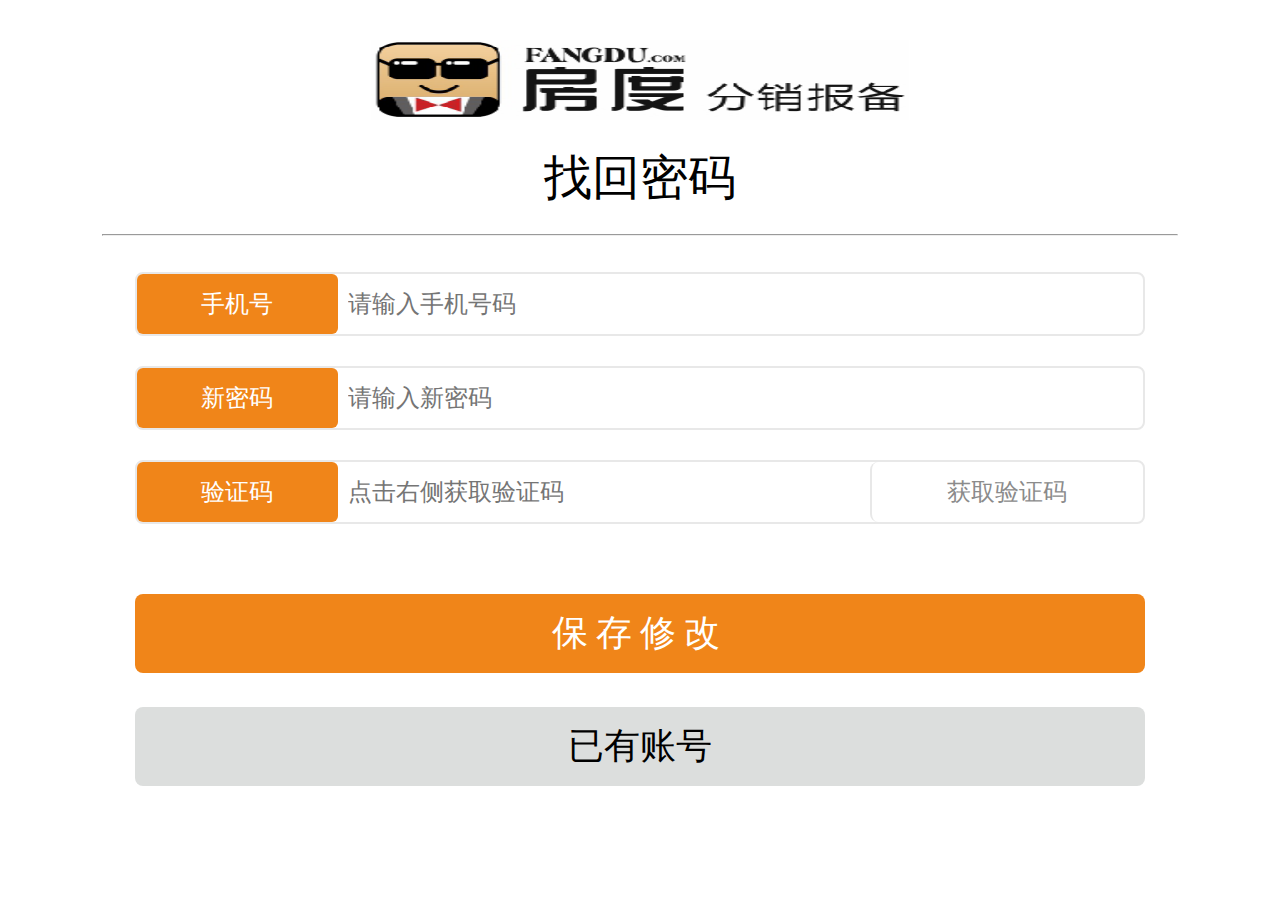
<file: fenxiao/cn/findPwd.html>
<!doctype html>
<html lang="en">
<head>
	<meta charset="UTF-8">
	<meta name="viewport" content="width=device-width, user-scalable=no, initial-scale=1.0, maximum-scale=1.0, minimum-scale=1.0">
	<title>找回密码</title>
	<link rel="stylesheet" href="../css/reset.css">
	<script src="../js/jquery-1.11.3.min.js"></script>
	<script src="../js/common.js"></script>
	<style>
		.main {
			padding: 0 8%;
		}
		.logo {
			display: block;
			width: 50%;
			height: 3.33rem;
			margin: 1.67rem auto 1.08rem;
		}
		.main h1 {
			margin-bottom: 1rem;
			font-size: 2rem;
			text-align: center;
		}
		.regbody {
			padding: 1rem 3% 0;
		}
		.regbody div {
			height: 2.5rem;
			margin-bottom: 1.25rem;
			border-radius: 8px;
			border: 2px solid #e8e8e8;
		}
		.regbody div span {
			float: left;
			width: 20%;
			height: 2.5rem;
			background: #f08519;
			border-radius: 6px;
			line-height: 2.5rem;
			text-align: center;
			color: #fff;
		}
		.regbody input {
			float: left;
			width: 70%;
			height: 2.5rem;
			padding-left: 10px;
			line-height: 2.5rem;
			border: 0;
			outline: none;
		}
		.regbody .codeInput {
			width: 44%;
		}
		.code {
			float: right;
			width: 27%;
			height: 2.5rem;
			text-align: center;
			line-height: 2.5rem;
			color: #8b8b8b;
			border-radius: 8px;
			border-left: 2px solid #e8e8e8; 
		}
		.regBtn, .logBtn {
			display: block;
			width: 100%;
			height: 3.29rem;
			line-height: 3.29rem;
			font-size: 1.5rem;
			border-radius: 8px;
			text-align: center;
		}
		.regBtn {
			margin: 0.33rem 0 1.42rem;
			letter-spacing: 8px;
			background: #f08519;
			color: #fff;
		}
		.logBtn {
			margin-bottom: 4.17rem;
			background: #dcdedd;
		}
		.error {
			visibility: hidden;
			text-align: center;
			color: red;
		}
	</style>
</head>
<body>
	<div class="main">
		<img src="../images/logo.png" alt="logo" title="logo" class="logo">
		<h1>找回密码</h1>
		<hr />
		<div class="regbody">
			<div>
				<span>手机号</span>
				<input type="text" name="" value="" placeholder="请输入手机号码" class="tel">
			</div>
			<div>
				<span>新密码</span>
				<input type="password" name="" value="" placeholder="请输入新密码" class="pwd">
			</div>
			<div>
				<span>验证码</span>
				<input type="text" name="" value="" placeholder="点击右侧获取验证码" class="codeInput"><a href="###" title="获取验证码" class="code">获取验证码</a>
			</div>
			<p class="error">错误信息</p>
			<a href="###" title="注册" class="regBtn">保存修改</a>
			<a href="log.html" title="已有账号" class="logBtn">已有账号</a>
		</div>
	</div>
	<script>
		var reg = /^1[3|4|5|8][0-9]\d{4,8}$/ ;
		//注册
		$(".regBtn").click(function() {
			if($(".tel").val() == "") {
				$(".error").text("请输入手机号码");
				$(".error").css('visibility', 'visible');
			}else if($(".pwd").val() == "") {
				$(".error").text("请输入新密码");
				$(".error").css('visibility', 'visible');
			}else if($(".codeInput").val() == "") {
				$(".error").text("请输入验证码");
				$(".error").css('visibility', 'visible');
			}else if(!reg.test($(".tel").val())) {
				$(".error").text("请输入正确的手机号码");
				$(".error").css('visibility', 'visible');
			}else {
				$(".error").css('visibility', 'hidden');
				window.location.href = "log.html";
			}
		});
		var codeClk = true;
		var codeNum = 60;
		var time = null;
		//获取验证码
		$(".code").click(function() {
			if(codeClk) {
				if($(".tel").val() == "") {
					$(".error").text("请输入手机号码");
					$(".error").css('visibility', 'visible');
				}else if(!reg.test($(".tel").val())) {
					$(".error").text("请输入正确的手机号码");
					$(".error").css('visibility', 'visible');
				}else {
					$(".error").css('visibility', 'hidden');
					$(this).text("剩余60s");
					codeClk = false;
					$(".code").css('background', '#eee');
					time = setInterval(timeShow, 1000);
				}
			}
		});
		function timeShow() {
			codeNum --;
			$(".code").text("剩余" + codeNum +"s");
			if (codeNum < 0) {
				codeNum = 60;
				$(".code").text("重新发送");
				codeClk = true;
				clearInterval(time);
				$(".code").css('background', '#fff');
			};
		}
	</script>
</body>
</html>
</file>
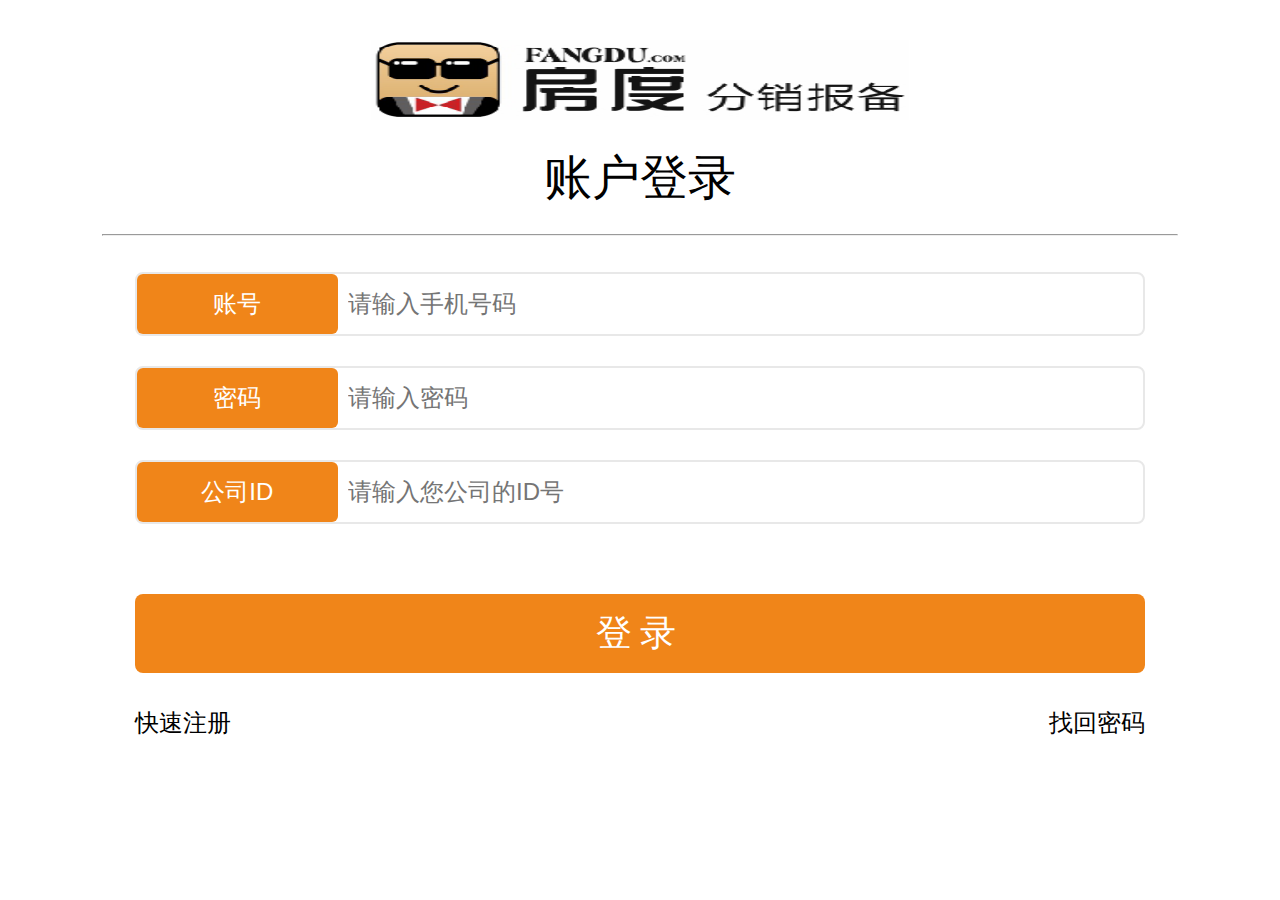
<file: fenxiao/cn/log.html>
<!doctype html>
<html lang="en">
<head>
	<meta charset="UTF-8">
	<meta name="viewport" content="width=device-width, user-scalable=no, initial-scale=1.0, maximum-scale=1.0, minimum-scale=1.0">
	<title>分销报备</title>
	<link rel="stylesheet" href="../css/reset.css">
	<script src="../js/jquery-1.11.3.min.js"></script>
	<script src="../js/common.js"></script>
	<style>
		.main {
			padding: 0 8%;
		}
		.logo {
			display: block;
			width: 50%;
			height: 3.33rem;
			margin: 1.67rem auto 1.08rem;
		}
		.main h1 {
			margin-bottom: 1rem;
			font-size: 2rem;
			text-align: center;
		}
		.regbody {
			padding: 1rem 3% 0;
		}
		.regbody div {
			height: 2.5rem;
			margin-bottom: 1.25rem;
			border-radius: 8px;
			border: 2px solid #e8e8e8;
		}
		.regbody div span {
			float: left;
			width: 20%;
			height: 2.5rem;
			background: #f08519;
			border-radius: 6px;
			line-height: 2.5rem;
			text-align: center;
			color: #fff;
		}
		.regbody input {
			float: left;
			width: 70%;
			height: 2.5rem;
			padding-left: 10px;
			line-height: 2.5rem;
			border: 0;
			outline: none;
		}
		.regbody .codeInput {
			width: 44%;
		}
		.code {
			float: right;
			width: 27%;
			height: 2.5rem;
			text-align: center;
			line-height: 2.5rem;
			color: #8b8b8b;
			border-radius: 8px;
			border-left: 2px solid #e8e8e8; 
		}
		.regBtn, .logBtn {
			display: block;
			width: 100%;
			height: 3.29rem;
			line-height: 3.29rem;
			font-size: 1.5rem;
			border-radius: 8px;
			text-align: center;
		}
		.regBtn {
			margin: 0.33rem 0 1.42rem;
			letter-spacing: 8px;
			background: #f08519;
			color: #fff;
		}
		.logBtn {
			margin-bottom: 4.17rem;
			background: #dcdedd;
		}
		.error {
			visibility: hidden;
			text-align: center;
			color: red;
		}
		.linkReg {
			float: left;
		}
		.searchPwd {
			float: right;
		}
	</style>
</head>
<body>
	<div class="main">
		<img src="../images/logo.png" alt="logo" title="logo" class="logo">
		<h1>账户登录</h1>
		<hr />
		<div class="regbody">
			<div>
				<span>账号</span>
				<input type="text" name="" value="" placeholder="请输入手机号码" class="tel">
			</div>
			<div>
				<span>密码</span>
				<input type="password" name="" value="" placeholder="请输入密码" class="pwd">
			</div>
			<div>
				<span>公司ID</span>
				<input type="text" name="" value="" placeholder="请输入您公司的ID号" class="codeInput">
			</div>
			<p class="error">错误信息</p>
			<a href="###" title="注册" class="regBtn">登录</a>
			<a href="reg.html" title="快速注册" class="linkReg">快速注册</a>
			<a href="findPwd.html" title="找回密码" class="searchPwd">找回密码</a>
		</div>
	</div>
	<script>
		var reg = /^1[3|4|5|8][0-9]\d{4,8}$/ ;
		//注册
		$(".regBtn").click(function() {
			if($(".tel").val() == "") {
				$(".error").text("请输入手机号码");
				$(".error").css('visibility', 'visible');
			}else if($(".pwd").val() == "") {
				$(".error").text("请输入密码");
				$(".error").css('visibility', 'visible');
			}else if($(".codeInput").val() == "") {
				$(".error").text("请输入公司ID");
				$(".error").css('visibility', 'visible');
			}else if(!reg.test($(".tel").val())) {
				$(".error").text("请输入正确的手机号码");
				$(".error").css('visibility', 'visible');
			}else {
				window.location.href = "index.html"
				$(".error").css('visibility', 'hidden');
			}
		});
	</script>
</body>
</html>
</file>
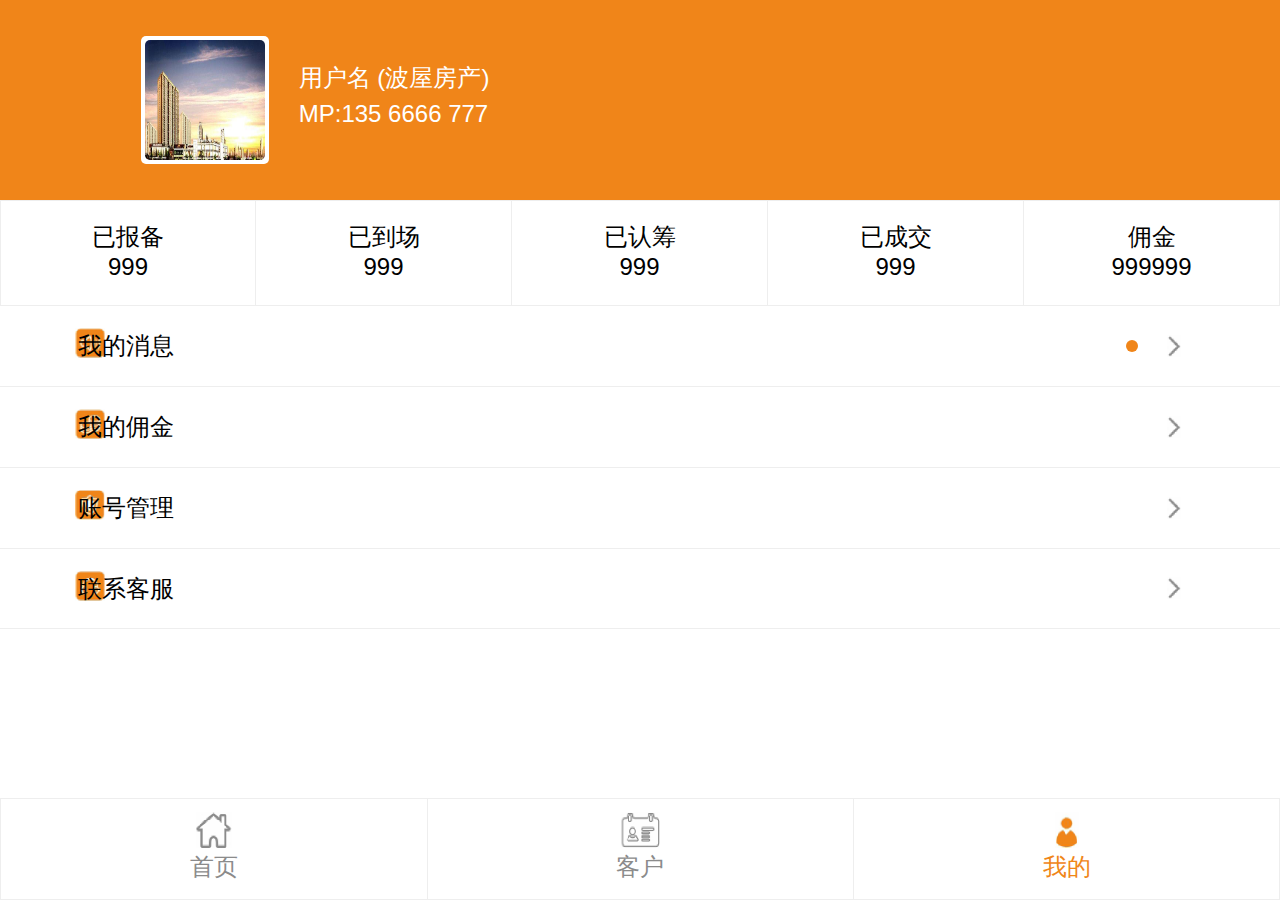
<file: fenxiao/cn/me.html>
<!doctype html>
<html lang="en">
<head>
	<meta charset="UTF-8">
	<meta name="viewport" content="width=device-width, user-scalable=no, initial-scale=1.0, maximum-scale=1.0, minimum-scale=1.0">
	<meta name="format-detection" content="telephone=no" />
	<title>报备首页</title>
	<link rel="stylesheet" href="../css/reset.css">
	<script src="../js/jquery-1.11.3.min.js"></script>
	<script src="../js/common.js"></script>
	<style>
		.ellipsis {
			overflow: hidden;
			text-overflow:ellipsis;
			white-space: nowrap;
		}
		.tableF {
			display: table;
			table-layout: fixed;
			width: 100%;
		}
		.tableC {
			display: table-cell;
		}
		.main header {
			height: 8.33rem;
			background: #f08519;
		}
		.main dl {
			height: 5.33rem;
			padding: 1.5rem 0 0 11%;
		}
		.main dt {
			float: left;
			width: 5.33rem;
			height: 5.33rem;
			border-radius: 5px;
			background: #fff;
		}
		.main dt img {
			overflow: hidden;
			display: block;
			margin: 3%;
			width: 94%;
			height: 94%;
			border-radius: 5px;
		}
		.main dd {
			padding: 1rem 0 0 6.58rem;
			color: #fff;
		}
		.main dd span {
			display: inline-flex;
			max-width: 12rem;
			color: #fff;
		}
		.main dd p {
			line-height: 1.5rem;
		}
		.person div {
			height: 3.5rem;
			padding-top: 0.83rem;
			text-align: center;
			border: 1px solid #eee;
			border-left: none;
		}
		.person div:nth-child(1) {
			border-left: 1px solid #eee;
		}
		.person .ellipsis {
			padding: 0 5%;
		}
		.meLine {
			height: 3.33rem;
			padding-left: 1.25rem;
			border-bottom: 1px solid #eee;
			line-height: 3.33rem;
		}
		.meLine a {
			display: block;
			padding-left: 2rem;
			background: url("../images/rightRow.png") 92% 50% no-repeat;
			background-size: 0.58rem 0.92rem;
		}
		.mes {
			position: relative;
			background: url("../images/mes.png") 6% 45% no-repeat;
			background-size: 1.25rem 1.25rem;
		}
		.mes span {
			position: absolute;
			left: 88%;
			top: 43%;
			width: .5rem;
			height: .5rem;
			border-radius: 50%;
			background: #f08519;
		}
		.money {
			background: url("../images/money.png") 6% 45% no-repeat;
			background-size: 1.25rem 1.25rem;
		}
		.account {
			background: url("../images/account.png") 6% 45% no-repeat;
			background-size: 1.25rem 1.25rem;
		}
		.server {
			background: url("../images/server.png") 6% 45% no-repeat;
			background-size: 1.25rem 1.25rem;
		}
		.main footer {
			position: fixed;
			bottom: 0;
			left: 0;
			height: 4.17rem;
			display: table; 
			table-layout: fixed;
			width: 100%;
			background: #fff;
		}
		.main footer a {
			display:table-cell;
			height: 2rem;
			padding-top: 2.17rem;
			border: 1px solid #eee;
			text-align: center;
			color: #8b8b8b;
		}
		.main footer a:nth-child(1), .main footer a:nth-child(2) {
			border-right: none;
		}
		.main footer a:nth-child(1) {
			background: url("../images/home.png") 50% 20% no-repeat;
			background-size: 1.5rem 1.5rem;
		}
		.main footer a:nth-child(2) {
			background: url("../images/custome.png") 50% 20% no-repeat;
			background-size: 1.67rem 1.5rem;
		}
		.main footer a:nth-child(3) {
			background: url("../images/me.png") 50% 20% no-repeat;
			background-size: 1rem 1.5rem;
		}
		.main footer a.active {
			color: #f08618;
		}
		.main footer a:nth-child(3).active {
			background: url("../images/meActive.png") 50% 20% no-repeat;
			background-size: 1rem 1.5rem;
		}
	</style>
</head>
<body>
	<div class="main">
		<header>
			<dl>
				<dt><img src="../images/house.jpg" alt="头像" title="头像"></dt>
				<dd>
					<p>用户名 (<span class="ellipsis">波屋房产</span>)</p>
					<p>MP:<span>135 6666 777</span></p>
				</dd>
			</dl>
		</header>
		<div class="person tableF">
			<div class="tableC"><p>已报备</p><p class="ellipsis">999</p></div>
			<div class="tableC"><p>已到场</p><p class="ellipsis">999</p></div>
			<div class="tableC"><p>已认筹</p><p class="ellipsis">999</p></div>
			<div class="tableC"><p>已成交</p><p class="ellipsis">999</p></div>
			<div class="tableC"><p>佣金</p><p class="ellipsis">999999</p></div>
		</div>
		<div class="meLine mes">
			<a href="mes.html" title="mes">我的消息</a>
			<span></span>
		</div>
		<div class="meLine money">
			<a href="money.html" title="money">我的佣金</a>
		</div>
		<div class="meLine account">
			<a href="account.html" title="account">账号管理</a>
		</div>
		<div class="meLine server">
			<a href="tel:13459076532" title="server">联系客服</a>
		</div>
		<footer>
			<a href="index.html" title="首页">首页</a>
			<a href="recorder.html" title="客户">客户</a>
			<a href="me.html" title="我的" class="active">我的</a>
		</footer>
	</div>
	<script>
		var screenHeight = document.documentElement.clientHeight + $(".main footer").height() + 20;
		var pageHeight = $(".main").height();
		if( screenHeight < pageHeight ) {
			$(".main").css('paddingBottom', '4.5rem');
		}
	</script>
</body>
</html>
</file>
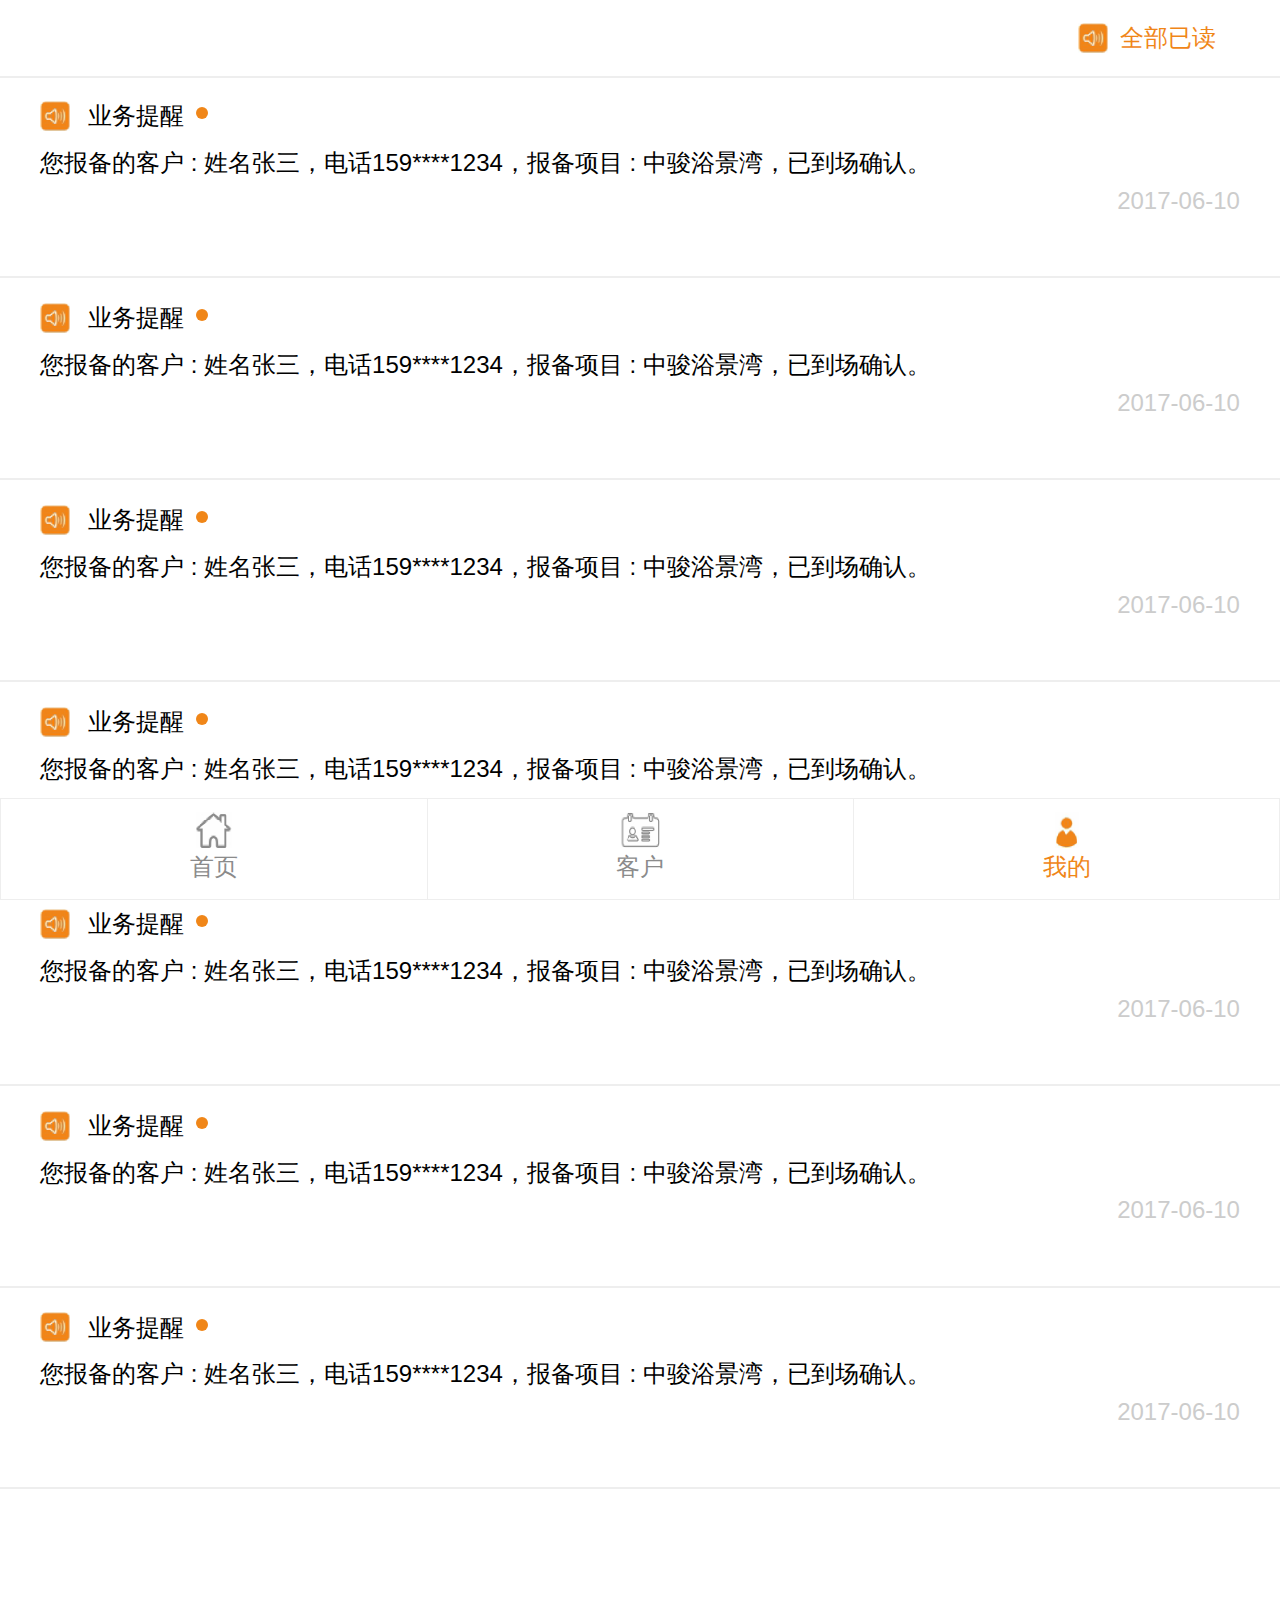
<file: fenxiao/cn/mes.html>
<!doctype html>
<html lang="en">
<head>
	<meta charset="UTF-8">
	<meta name="viewport" content="width=device-width, user-scalable=no, initial-scale=1.0, maximum-scale=1.0, minimum-scale=1.0">
	<meta name="format-detection" content="telephone=no" />
	<title>我的消息</title>
	<link rel="stylesheet" href="../css/reset.css">
	<script src="../js/jquery-1.11.3.min.js"></script>
	<script src="../js/common.js"></script>
	<style>
		.main footer {
			position: fixed;
			bottom: 0;
			left: 0;
			height: 4.17rem;
			display: table; 
			table-layout: fixed;
			width: 100%;
			background: #fff;
		}
		.main footer a {
			display:table-cell;
			height: 2rem;
			padding-top: 2.17rem;
			border: 1px solid #eee;
			text-align: center;
			color: #8b8b8b;
		}
		.main footer a:nth-child(1), .main footer a:nth-child(2) {
			border-right: none;
		}
		.main footer a:nth-child(1) {
			background: url("../images/home.png") 50% 20% no-repeat;
			background-size: 1.5rem 1.5rem;
		}
		.main footer a:nth-child(2) {
			background: url("../images/custome.png") 50% 20% no-repeat;
			background-size: 1.67rem 1.5rem;
		}
		.main footer a:nth-child(3) {
			background: url("../images/me.png") 50% 20% no-repeat;
			background-size: 1rem 1.5rem;
		}
		.main footer a.active {
			color: #f08618;
		}
		.main footer a:nth-child(3).active {
			background: url("../images/meActive.png") 50% 20% no-repeat;
			background-size: 1rem 1.5rem;
		}

		.main header {
			position: fixed;
			width: 95%;
			height: 3.17rem;
			padding-right: 5%;
			text-align: right;
			line-height: 3.17rem;
			border-bottom: 2px solid #eee;
			background: #fff;
			z-index: 2;
		}
		.main header a {
			display: inline-block;
			color: #f08618;
			background: url("../images/mes.png") 5% 50% no-repeat;
			background-size: 1.25rem 1.25rem;
			padding-left: 2rem;
		}
		.main ul {
			padding-top: 3.17rem;
		}
		.main li {
			height: 6.33rem;
			padding: 1rem 1.67rem;
			border-bottom: 2px solid #eee;
		}
		.main li h2 {
			position: relative;
			height: 1.33rem;
			padding-left: 2rem;
			margin-bottom: .5rem;
			line-height: 1.33rem;
			background: url("../images/mes.png") 0 50% no-repeat;
			background-size: 1.25rem 1.25rem;
		}
		.point {
			position: absolute;
			left: 6.5rem;
			top: .3rem;
			width: .5rem;
			height: .5rem;
			border-radius: 50%;
			background: #f08618;
		}
		.main li p {
			line-height: 1.58rem;
		}
		.time {
			text-align: right;
			color: #ccc;
		}
		.read {
			color: #ccc;
		}
	</style>
</head>
<body>
	<div class="main">
		<header>
			<a href="###" title="allRead" class="allRead">全部已读</a>
		</header>
		<ul>
			<li class="noRead">
				<h2>业务提醒<span class="point"></span></h2>
				<p>您报备的客户 : 姓名<span>张三</span>，电话<span>159****1234</span>，报备项目 : <span>中骏浴景湾</span>，已到场确认。</p>
				<p class="time">2017-06-10</p>
			</li>
			<li class="noRead">
				<h2>业务提醒<span class="point"></span></h2>
				<p>您报备的客户 : 姓名<span>张三</span>，电话<span>159****1234</span>，报备项目 : <span>中骏浴景湾</span>，已到场确认。</p>
				<p class="time">2017-06-10</p>
			</li>
			<li class="noRead">
				<h2>业务提醒<span class="point"></span></h2>
				<p>您报备的客户 : 姓名<span>张三</span>，电话<span>159****1234</span>，报备项目 : <span>中骏浴景湾</span>，已到场确认。</p>
				<p class="time">2017-06-10</p>
			</li>
			<li class="noRead">
				<h2>业务提醒<span class="point"></span></h2>
				<p>您报备的客户 : 姓名<span>张三</span>，电话<span>159****1234</span>，报备项目 : <span>中骏浴景湾</span>，已到场确认。</p>
				<p class="time">2017-06-10</p>
			</li>
			<li class="noRead">
				<h2>业务提醒<span class="point"></span></h2>
				<p>您报备的客户 : 姓名<span>张三</span>，电话<span>159****1234</span>，报备项目 : <span>中骏浴景湾</span>，已到场确认。</p>
				<p class="time">2017-06-10</p>
			</li>
			<li class="noRead">
				<h2>业务提醒<span class="point"></span></h2>
				<p>您报备的客户 : 姓名<span>张三</span>，电话<span>159****1234</span>，报备项目 : <span>中骏浴景湾</span>，已到场确认。</p>
				<p class="time">2017-06-10</p>
			</li>
			<li class="noRead">
				<h2>业务提醒<span class="point"></span></h2>
				<p>您报备的客户 : 姓名<span>张三</span>，电话<span>159****1234</span>，报备项目 : <span>中骏浴景湾</span>，已到场确认。</p>
				<p class="time">2017-06-10</p>
			</li>
		</ul>
		<footer>
			<a href="index.html" title="首页">首页</a>
			<a href="recorder.html" title="客户">客户</a>
			<a href="me.html" title="我的" class="active">我的</a>
		</footer>
	</div>
	<script>
		var screenHeight = document.documentElement.clientHeight + $(".main footer").height() + 20;
		var pageHeight = $(".main").height();
		if( screenHeight < pageHeight ) {
			$(".main").css('paddingBottom', '4.5rem');
		}
		$(".main li").click(function() {
			if($(this).hasClass('noRead')) {
				$(this).removeClass('noRead').addClass('read').children('h2').children('span').css('background', '#ccc');
			}
		});
		$(".allRead").click(function() {
			if($(".main li").hasClass('noRead')){
				$(".main li").removeClass('noRead').addClass('read').children('h2').children('span').css('background', '#ccc');
			}
		});
	</script>
</body>
</html>
</file>
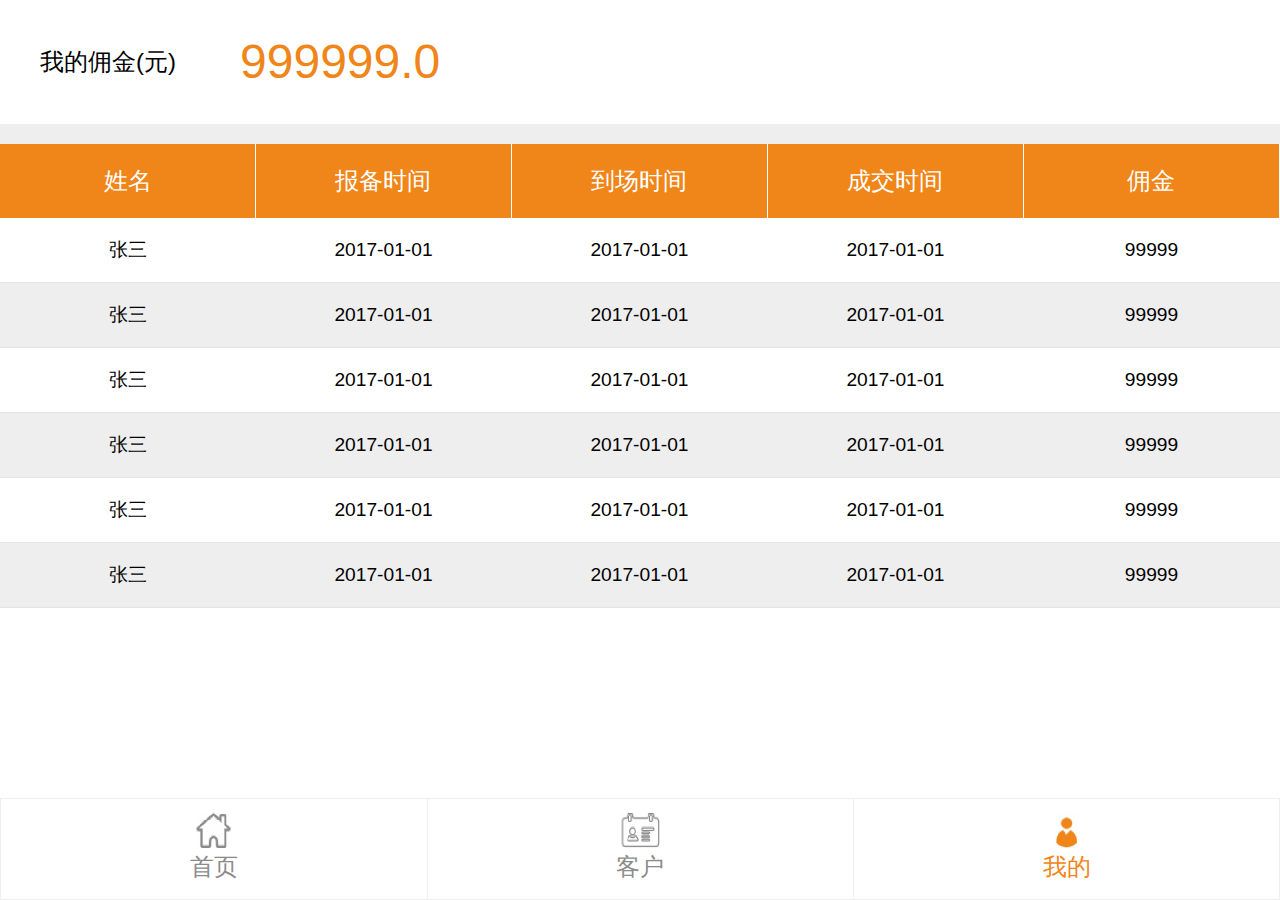
<file: fenxiao/cn/money.html>
<!doctype html>
<html lang="en">
<head>
	<meta charset="UTF-8">
	<meta name="viewport" content="width=device-width, user-scalable=no, initial-scale=1.0, maximum-scale=1.0, minimum-scale=1.0">
	<meta name="format-detection" content="telephone=no" />
	<title>我的佣金</title>
	<link rel="stylesheet" href="../css/reset.css">
	<script src="../js/jquery-1.11.3.min.js"></script>
	<script src="../js/common.js"></script>
	<style>
		.ellipsis {
			overflow: hidden;
			text-overflow:ellipsis;
			white-space: nowrap;
		}
		.main header {
			position: fixed;
			width: 100%;
			height: 5.17rem;
			padding-left: 1.67rem;
			background: #fff;
			border-bottom: 1px solid #eee;
			line-height: 5.17rem;
		}
		.charge {
			display: inline-block;
			max-width: 60%;
			margin-left: 5%;
			vertical-align: bottom;
			font-size: 2rem;
			color: #f08519;
		}
		.line {
			height: 0.83rem;
			padding-top: 5.17rem;
			background: #eee;
		}
		.dataShow {
			display: none;
			width: 100%;
			table-layout: fixed;
			background: #fff;
		}
		.dataShow th {
			width: 20%;
			height: 3.08rem;
			background: #f08519;
			color: #fff;
			border-right: 1px solid #fff;
		}
		.dataShow td {
			width: 20%;
			height: 2.67rem;
			text-align: center;
			border-bottom: 1px solid #e4e4e4;
			font-size: .8rem;
		}
		table tr:nth-child(even){
			background: #eee;
		}
		.nodata {
			display: none;
		}
		.nodata img {
			display: block;
			width: 34%;
			height: 8rem;
			margin: 9.58rem 35% 0 28%;
		}
		.nodata p {
			text-align: center;
			font-size: 1.5rem;
		}
		.main footer {
			position: fixed;
			bottom: 0;
			left: 0;
			height: 4.17rem;
			display: table; 
			table-layout: fixed;
			width: 100%;
			background: #fff;
		}
		.main footer a {
			display:table-cell;
			height: 2rem;
			padding-top: 2.17rem;
			border: 1px solid #eee;
			text-align: center;
			color: #8b8b8b;
		}
		.main footer a:nth-child(1), .main footer a:nth-child(2) {
			border-right: none;
		}
		.main footer a:nth-child(1) {
			background: url("../images/home.png") 50% 20% no-repeat;
			background-size: 1.5rem 1.5rem;
		}
		.main footer a:nth-child(2) {
			background: url("../images/custome.png") 50% 20% no-repeat;
			background-size: 1.67rem 1.5rem;
		}
		.main footer a:nth-child(3) {
			background: url("../images/me.png") 50% 20% no-repeat;
			background-size: 1rem 1.5rem;
		}
		.main footer a.active {
			color: #f08618;
		}
		.main footer a:nth-child(3).active {
			background: url("../images/meActive.png") 50% 20% no-repeat;
			background-size: 1rem 1.5rem;
		}
	</style>
</head>
<body>
	<div class="main">
		<header>
			<h2>我的佣金(元)<span class="charge ellipsis">999999.0</span></h2>
		</header>
		<p class="line"></p>
		<table class="dataShow">
			<thead>
				<tr>
					<th>姓名</th>
					<th>报备时间</th>
					<th>到场时间</th>
					<th>成交时间</th>
					<th>佣金</th>
				</tr>
			</thead>
			<tbody>
				<tr>
					<td class="ellipsis">张三</td>
					<td class="ellipsis">2017-01-01</td>
					<td class="ellipsis">2017-01-01</td>
					<td class="ellipsis">2017-01-01</td>
					<td class="ellipsis">99999</td>
				</tr>
				<tr>
					<td class="ellipsis">张三</td>
					<td class="ellipsis">2017-01-01</td>
					<td class="ellipsis">2017-01-01</td>
					<td class="ellipsis">2017-01-01</td>
					<td class="ellipsis">99999</td>
				</tr>
				<tr>
					<td class="ellipsis">张三</td>
					<td class="ellipsis">2017-01-01</td>
					<td class="ellipsis">2017-01-01</td>
					<td class="ellipsis">2017-01-01</td>
					<td class="ellipsis">99999</td>
				</tr>
				<tr>
					<td class="ellipsis">张三</td>
					<td class="ellipsis">2017-01-01</td>
					<td class="ellipsis">2017-01-01</td>
					<td class="ellipsis">2017-01-01</td>
					<td class="ellipsis">99999</td>
				</tr>
				<tr>
					<td class="ellipsis">张三</td>
					<td class="ellipsis">2017-01-01</td>
					<td class="ellipsis">2017-01-01</td>
					<td class="ellipsis">2017-01-01</td>
					<td class="ellipsis">99999</td>
				</tr>
				<tr>
					<td class="ellipsis">张三</td>
					<td class="ellipsis">2017-01-01</td>
					<td class="ellipsis">2017-01-01</td>
					<td class="ellipsis">2017-01-01</td>
					<td class="ellipsis">99999</td>
				</tr>
			</tbody>
		</table>
		<div class="nodata">
			<img src="../images/nodata.png" alt="暂无数据" title="暂无数据">
			<p>暂无数据</p>
		</div>
		<footer>
			<a href="index.html" title="首页">首页</a>
			<a href="recorder.html" title="客户">客户</a>
			<a href="me.html" title="我的" class="active">我的</a>
		</footer>
	</div>
	<script>
		var screenHeight = document.documentElement.clientHeight + $(".main footer").height() + 20;
		var pageHeight = $(".main").height();
		console.log(screenHeight, pageHeight);
		if( screenHeight < pageHeight ) {
			$(".main").css('paddingBottom', '4.5rem');
		};
		if($(".dataShow tr").length <= 0) {
			$(".nodata").hide();
		}else {
			$(".dataShow").show();
		}
	</script>
</body>
</html>
</file>
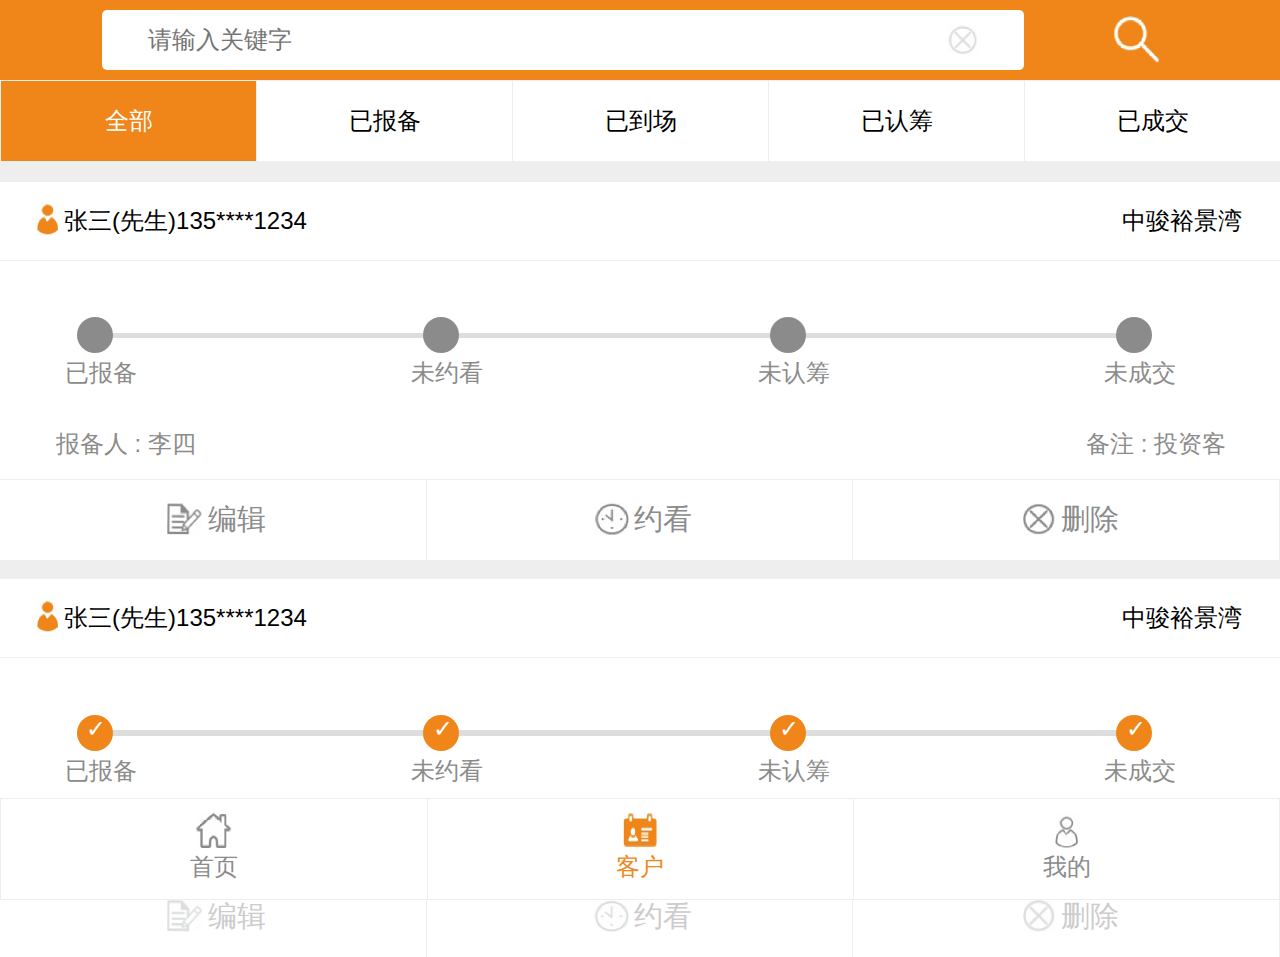
<file: fenxiao/cn/recorder.html>
<!doctype html>
<html lang="en">
<head>
	<meta charset="UTF-8">
	<meta name="viewport" content="width=device-width, user-scalable=no, initial-scale=1.0, maximum-scale=1.0, minimum-scale=1.0">
	<title>报备记录</title>
	<link rel="stylesheet" href="../css/reset.css">
	<script src="../js/jquery-1.11.3.min.js"></script>
	<script src="../js/common.js"></script>
	<style>
	    .main {
	    	background: #eee;
	    	min-height: 100vh;
	    }
	    .tabTit, .recoderItem {
	    	background: #fff;
	    }
		.searchHeader {
			position: fixed;
			width: 100%;
			height: 3.33rem;
			background: #f08519;
			z-index: 11;
		}
		.searchHeader div {
			position: relative;
			overflow: hidden;
			float: left;
			width: 72%;
			height: 2.5rem;
			margin: 0.41rem 0 0 8%;
			border-radius: 5px;
		}
		.searchHeader input {
			display: block;
			width: 80%;
			height: 100%;
			padding: 0 15% 0 5%;
			border: 0;
			outline: none;
		}
		.searchHeader span {
			position: absolute;
			right: 5%;
			top: 25%;
			width: 1.25rem;
			height: 1.25rem;
			background: url("../images/clear.png") 0 0 no-repeat;
			background-size: 1.25rem 1.25rem;
		}
		.magnifier {
			float: left;
			width: 1.88rem;
			height: 2.5rem;
			margin: 0.41rem 0 0 7%;
			background: url("../images/magnifier.png") 0 50% no-repeat;
			background-size: 1.92rem 2rem;
		}
		.ellipsis {
			overflow: hidden;
			text-overflow:ellipsis;
			white-space: nowrap;
		}
		.tableF {
			display: table;
			table-layout: fixed;
			width: 100%;
		}
		.tableC {
			display: table-cell;
		}
		.tabTit {
			height: 3.33rem;
			padding-top: 3.33rem;
			line-height: 3.33rem;
			text-align: center;
		}
		.tabTit a {
			border: 1px solid #eee;
			border-right: none;
		}
		.tabTit a.active {
			background: #f08519;
			color: #fff;
		}
		.recoderItem h3 {
			height: 3.25rem;
			padding-left: 2.67rem;
			border-bottom: 1px solid #eee;
			line-height: 3.25rem;
			background: url("../images/meActive.png") 1.5rem 40% no-repeat;
			background-size: 1rem 1.5rem;
		}
		.recoderItem h3 em {
			float: right;
			max-width: 9rem;
			margin-right: 1.58rem;
		}
		.name {
			float: left;
			max-width: 5rem;
		}
		.footer {
			height: 3.33rem;
			line-height: 3.33rem;
			text-align: center;
		}
		.footer a {
			border-right: 1px solid #eee;
			color: #8b8b8b;
			font-size: 1.2rem;
		}
		.footer a:nth-child(1) span {
			padding-left: 2rem;
			background: url("../images/edit.png") 10% 0 no-repeat;
			background-size: 1.46rem 1.33rem;
		}
		.footer a:nth-child(2) span {
			padding-left: 2rem;
			background: url("../images/promise.png") 10% 0 no-repeat;
			background-size: 1.46rem 1.33rem;
		}
		.footer a:nth-child(3) span {
			padding-left: 2rem;
			background: url("../images/del.png") 13% 0 no-repeat;
			background-size: 1.33rem 1.33rem;
		}
		.step {
			height: 9.08rem;
			border-bottom: 1px solid #eee;
		}
		.markP {
			height: 1.92rem;
			padding-left: 2.33rem;
			line-height: 1.92rem;
			color: #8b8b8b;
		}
		.repP {
			float: left;
			max-width: 10rem;
		}
		.remark {
			float: right;
			max-width: 11rem;
			margin-right: 2.25rem;
		}
		.stepTool {
			height: 3.67rem;
			padding: 3rem 12% 0 6%;
		}
		.midLine {
			position: relative;
			height: 0.21rem;
			background: #dcdedd;
		}
		.step1, .step2, .step3, .step4 {
			position: absolute;
			width: 1.5rem;
			height: 1.5rem;
			border-radius: 50%;
			background: #8b8b8b;
			z-index: 2;
			color: #8b8b8b;
		}
		.step1 {
			top: -0.65rem;
			left: 0;
		}
		.step2 {
			top: -0.65rem;
			left: 33%;
		}
		.step3 {
			top: -0.65rem;
			left: 66%;
		}
		.step4 {
			top: -0.65rem;
			left: 99%;
		}
		.iconText {
			position: absolute;
			bottom: -1.5rem;
			width: 3rem;
			left: -.5rem;
		}
		.line {
			height: 0.83rem;
			background: #eee;
		}
		.end {
			background: #f08519;
		}
		.end::before {
			content: '\2713';
			color: #fff;
			margin-left: .4rem;
		}
		.footer a.endText {
			color: #ccc;
		}
		.footer a.endText:nth-child(1) span {
			background: url("../images/editEnd.png") 10% 0 no-repeat;
			background-size: 1.46rem 1.33rem;
		}
		.footer a.endText:nth-child(2) span {
			padding-left: 2rem;
			background: url("../images/promiseEnd.png") 10% 0 no-repeat;
			background-size: 1.46rem 1.33rem;
		}
		.footer a.endText:nth-child(3) span {
			padding-left: 2rem;
			background: url("../images/delEnd.png") 13% 0 no-repeat;
			background-size: 1.33rem 1.33rem;
		}
		.main footer {
			position: fixed;
			bottom: 0;
			left: 0;
			height: 4.17rem;
			display: table; 
			table-layout: fixed;
			width: 100%;
			background: #fff;
			z-index: 11;
		}
		.main footer a {
			display:table-cell;
			height: 2rem;
			padding-top: 2.17rem;
			border: 1px solid #eee;
			text-align: center;
			color: #8b8b8b;
		}
		.main footer a:nth-child(1), .main footer a:nth-child(2) {
			border-right: none;
		}
		.main footer a:nth-child(1) {
			background: url("../images/home.png") 50% 20% no-repeat;
			background-size: 1.5rem 1.5rem;
		}
		.main footer a:nth-child(2) {
			background: url("../images/custome.png") 50% 20% no-repeat;
			background-size: 1.67rem 1.5rem;
		}
		.main footer a:nth-child(3) {
			background: url("../images/me.png") 50% 20% no-repeat;
			background-size: 1rem 1.5rem;
		}
		.main footer a.active {
			color: #f08618;
		}
		.main footer a:nth-child(2).active {
			background: url("../images/customeActive.png") 50% 20% no-repeat;
			background-size: 1.5rem 1.5rem;
		}
	</style>
</head>
<body>
	<div class="main">
		<div class="searchHeader">
			<div>
				<input type="text" name="" value="" placeholder="请输入关键字" />
				<span class="clear"></span>
			</div>
			<a href="###" title="search" class="magnifier"></a>
		</div>
		<div class="tableF tabTit">
			<a href="###" title="今天" class="tableC active">全部</a>
			<a href="###" title="昨天" class="tableC">已报备</a>
			<a href="###" title="本周" class="tableC">已到场</a>
			<a href="###" title="本月" class="tableC">已认筹</a>
			<a href="###" title="全部" class="tableC">已成交</a>
		</div>
		<p class="line"></p>
		<div class="recoderItem">
			<h3><span class="name ellipsis">张三</span><span>(先生)</span><span>135****1234</span><em class="ellipsis">中骏裕景湾</em></h3>
			<div class="step">
				<div class="stepTool">
					<div class="midLine">
						<div class="step1"><span class="iconText">已报备</span></div>
						<div class="step2"><span class="iconText">未约看</span></div>
						<div class="step3"><span class="iconText">未认筹</span></div>
						<div class="step4"><span class="iconText">未成交</span></div>
					</div>
				</div>
				<p class="markP"><em class="repP ellipsis">报备人 : <span>李四</span></em><em class="remark ellipsis">备注 : <span>投资客</span></em></p>
			</div>
			<div class="footer tableF">
				<a href="custRap.html" title="编辑" class="tableC"><span>编辑</span></a>
				<a href="###" title="约看" class="tableC"><span>约看</span></a>
				<a href="###" title="删除" class="tableC del"><span>删除</span></a>
			</div>
		</div>
		<p class="line"></p>
		<div class="recoderItem">
			<h3><span class="name ellipsis">张三</span><span>(先生)</span><span>135****1234</span><em class="ellipsis">中骏裕景湾</em></h3>
			<div class="step">
				<div class="stepTool">
					<div class="midLine">
						<div class="step1 end"><span class="iconText">已报备</span></div>
						<div class="step2 end"><span class="iconText">未约看</span></div>
						<div class="step3 end"><span class="iconText">未认筹</span></div>
						<div class="step4 end"><span class="iconText">未成交</span></div>
					</div>
				</div>
				<p class="markP"><em class="repP ellipsis">报备人 : <span>李四</span></em><em class="remark ellipsis">备注 : <span>投资客</span></em></p>
			</div>
			<div class="footer tableF">
				<a href="custRap.html" title="编辑" class="tableC endText"><span>编辑</span></a>
				<a href="custRap.html" title="约看" class="tableC endText"><span>约看</span></a>
				<a href="###" title="删除" class="tableC del endText"><span>删除</span></a>
			</div>
		</div>
		<footer>
			<a href="index.html" title="首页">首页</a>
			<a href="recorder.html" title="客户" class="active">客户</a>
			<a href="me.html" title="我的">我的</a>
		</footer>
	</div>
	<script>
		$(".clear").click(function() {
			$(".searchHeader input").val("");
		});
		$(".tabTit a").click(function() {
			if($(this).hasClass('active')) {
				return false;
			}else {
				$(this).addClass('active').siblings().removeClass('active');
			}
		});
		$(".del").click(function() {
			$(this).parent().parent().remove();
		});
		var screenHeight = document.documentElement.clientHeight + $(".main footer").height() + 20;
		var pageHeight = $(".main").height();
		console.log(screenHeight, pageHeight);
		if( screenHeight < pageHeight ) {
			$(".main").css('paddingBottom', '4.5rem');
		}
	</script>
</body>
</html>
</file>
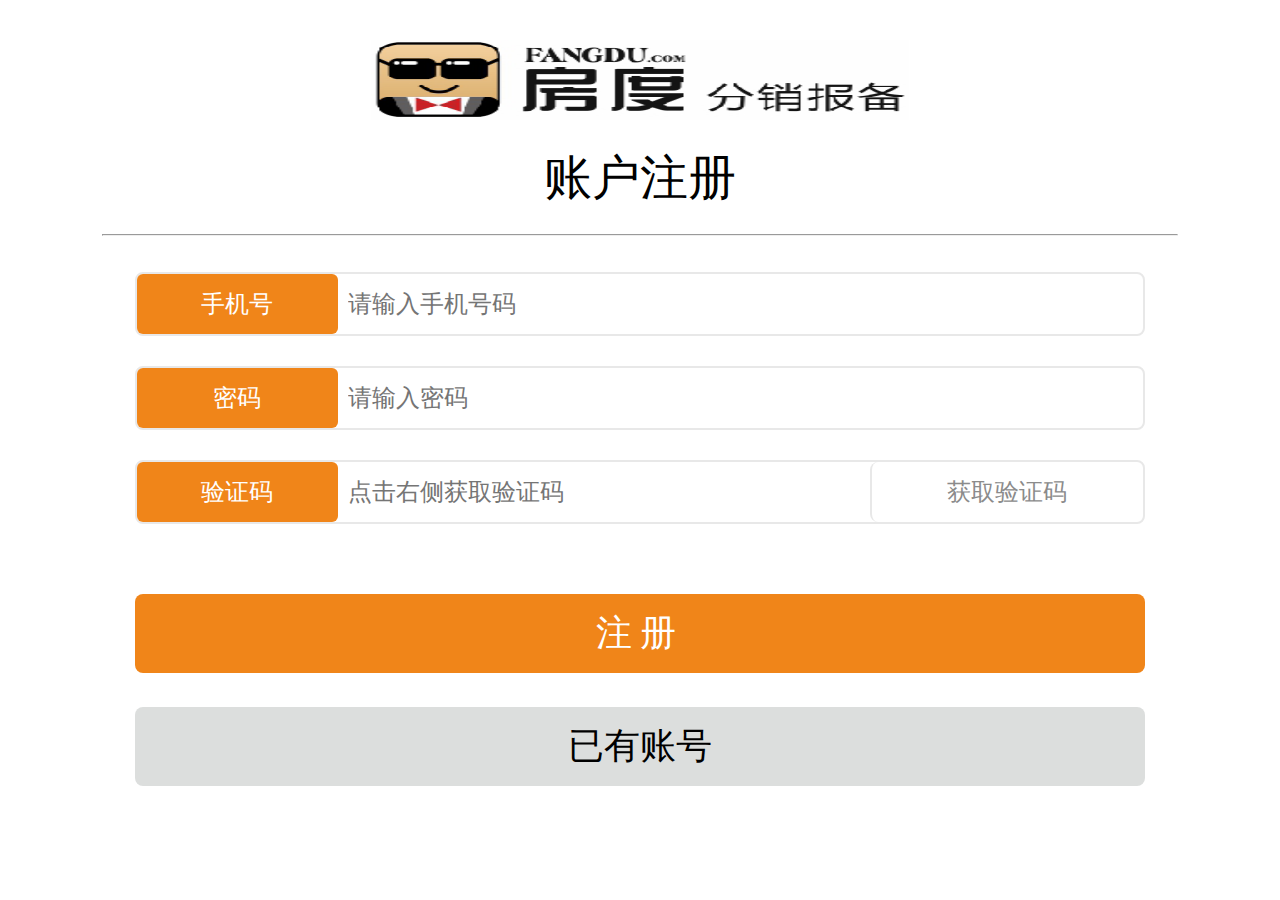
<file: fenxiao/cn/reg.html>
<!doctype html>
<html lang="en">
<head>
	<meta charset="UTF-8">
	<meta name="viewport" content="width=device-width, user-scalable=no, initial-scale=1.0, maximum-scale=1.0, minimum-scale=1.0">
	<title>分销报备</title>
	<link rel="stylesheet" href="../css/reset.css">
	<script src="../js/jquery-1.11.3.min.js"></script>
	<script src="../js/common.js"></script>
	<style>
		.main {
			padding: 0 8%;
		}
		.logo {
			display: block;
			width: 50%;
			height: 3.33rem;
			margin: 1.67rem auto 1.08rem;
		}
		.main h1 {
			margin-bottom: 1rem;
			font-size: 2rem;
			text-align: center;
		}
		.regbody {
			padding: 1rem 3% 0;
		}
		.regbody div {
			height: 2.5rem;
			margin-bottom: 1.25rem;
			border-radius: 8px;
			border: 2px solid #e8e8e8;
		}
		.regbody div span {
			float: left;
			width: 20%;
			height: 2.5rem;
			background: #f08519;
			border-radius: 6px;
			line-height: 2.5rem;
			text-align: center;
			color: #fff;
		}
		.regbody input {
			float: left;
			width: 70%;
			height: 2.5rem;
			padding-left: 10px;
			line-height: 2.5rem;
			border: 0;
			outline: none;
		}
		.regbody .codeInput {
			width: 44%;
		}
		.code {
			float: right;
			width: 27%;
			height: 2.5rem;
			text-align: center;
			line-height: 2.5rem;
			color: #8b8b8b;
			border-radius: 8px;
			border-left: 2px solid #e8e8e8; 
		}
		.regBtn, .logBtn {
			display: block;
			width: 100%;
			height: 3.29rem;
			line-height: 3.29rem;
			font-size: 1.5rem;
			border-radius: 8px;
			text-align: center;
		}
		.regBtn {
			margin: 0.33rem 0 1.42rem;
			letter-spacing: 8px;
			background: #f08519;
			color: #fff;
		}
		.logBtn {
			margin-bottom: 4.17rem;
			background: #dcdedd;
		}
		.error {
			visibility: hidden;
			text-align: center;
			color: red;
		}
	</style>
</head>
<body>
	<div class="main">
		<img src="../images/logo.png" alt="logo" title="logo" class="logo">
		<h1>账户注册</h1>
		<hr />
		<div class="regbody">
			<div>
				<span>手机号</span>
				<input type="text" name="" value="" placeholder="请输入手机号码" class="tel">
			</div>
			<div>
				<span>密码</span>
				<input type="password" name="" value="" placeholder="请输入密码" class="pwd">
			</div>
			<div>
				<span>验证码</span>
				<input type="text" name="" value="" placeholder="点击右侧获取验证码" class="codeInput"><a href="###" title="获取验证码" class="code">获取验证码</a>
			</div>
			<p class="error">错误信息</p>
			<a href="###" title="注册" class="regBtn">注册</a>
			<a href="log.html" title="已有账号" class="logBtn">已有账号</a>
		</div>
	</div>
	<script>
		var reg = /^1[3|4|5|8][0-9]\d{4,8}$/ ;
		//注册
		$(".regBtn").click(function() {
			if($(".tel").val() == "") {
				$(".error").text("请输入手机号码");
				$(".error").css('visibility', 'visible');
			}else if($(".pwd").val() == "") {
				$(".error").text("请输入密码");
				$(".error").css('visibility', 'visible');
			}else if($(".codeInput").val() == "") {
				$(".error").text("请输入验证码");
				$(".error").css('visibility', 'visible');
			}else if(!reg.test($(".tel").val())) {
				$(".error").text("请输入正确的手机号码");
				$(".error").css('visibility', 'visible');
			}else {
				$(".error").css('visibility', 'hidden');
			}
		});
		var codeClk = true;
		var codeNum = 60;
		var time = null;
		//获取验证码
		$(".code").click(function() {
			if(codeClk) {
				if($(".tel").val() == "") {
					$(".error").text("请输入手机号码");
					$(".error").css('visibility', 'visible');
				}else if(!reg.test($(".tel").val())) {
					$(".error").text("请输入正确的手机号码");
					$(".error").css('visibility', 'visible');
				}else {
					$(".error").css('visibility', 'hidden');
					$(this).text("剩余60s");
					codeClk = false;
					$(".code").css('background', '#eee');
					time = setInterval(timeShow, 1000);
				}
			}
		});
		function timeShow() {
			codeNum --;
			$(".code").text("剩余" + codeNum +"s");
			if (codeNum < 0) {
				codeNum = 60;
				$(".code").text("重新发送");
				codeClk = true;
				clearInterval(time);
				$(".code").css('background', '#fff');
			};
		}
	</script>
</body>
</html>
</file>
<file: fenxiao/css/mobiscroll_002.css>
/* Datewheel overlay */
.dw {
    position: absolute;
    top: 5%;
    left: 0;
    z-index: 1001;
    color: #000;
    font-family: arial, verdana, sans-serif;
    font-size: 12px;
    text-shadow: none;
    box-sizing: border-box;
    -webkit-box-sizing: border-box;
    -moz-box-sizing: border-box;
    -webkit-user-select: none;
    -moz-user-select: none;
    -ms-user-select: none;
    -ms-touch-action: none;
    -webkit-tap-highlight-color: rgba(0, 0, 0, 0);
}
.dwi {
    position: static;
    margin: 5px;
    display: inline-block;
}
.dwwr {
    min-width: 170px;
    zoom: 1;
    padding: 0 10px;
    text-align: center;
}
/* Datewheel overlay background */
.dw-persp, .dwo {
    width: 100%;
    height: 100%;
    position: absolute;
    top: 0;
    left: 0;
    z-index: 1001;
}
.dwo {
    background: #000;
    opacity: .7;
    filter: Alpha(Opacity=70);
}
/* Bubble positionings */
.dw-bubble .dw {
    margin: 20px 0;
}
.dw-bubble .dw-arrw {
    position: absolute;
    left: 0;
    width: 100%;
}
.dw-bubble-top .dw-arrw {
    bottom: -36px;
}
.dw-bubble-bottom .dw-arrw {
    top: -36px;
}
.dw-bubble .dw-arrw-i {
    margin: 0 30px;
    position: relative;
    height: 36px;
}
.dw-bubble .dw-arr {
    display: block;
}
.dw-arr {
    display: none;
    position: absolute;
    left: 0;
    width: 0;
    height: 0;
    border-width: 18px 18px;
    border-style: solid;
    margin-left: -18px;
}
.dw-bubble-bottom .dw-arr {
    top: 0;
    border-color: transparent transparent #fff transparent;
}
.dw-bubble-top .dw-arr {
    bottom: 0;
    border-color: #fff transparent transparent transparent;
}
/* Datewheel wheel container wrapper */
.dwc {
    float: none;
    margin: 0 2px 5px 2px;
    padding-top: 30px;
    display: inline-block;
}
.dwcc {
    clear: both;
}
/* Datewheel label */
.dwl {
    text-align: center;
    line-height: 30px;
    height: 30px;
    white-space: nowrap;
    position: absolute;
    top: -30px;
    width: 100%;
}
/* Datewheel value */
.dwv {
    padding: 10px 0;
    border-bottom: 1px solid #000;
}
/* Datewheel wheel container */
.dwrc {
    -webkit-border-radius: 3px;
    border-radius: 3px;
}
.dwwc {
    margin: 0;
    padding: 0 2px;
    position: relative;
    background: #000;
    zoom: 1;
}
/* Datewheel wheels */
.dwwl {
    margin: 4px 2px;
    position: relative;
    z-index: 5;
}
.dww {
    margin: 0 2px;
    overflow: hidden;
    position: relative;
}
.dwsc .dwwl {
    background: #888;
    background: linear-gradient(#000 0%,#333 35%, #888 50%,#333 65%,#000 100%);
    background: -webkit-gradient(linear,left bottom,left top,from(#000),color-stop(0.35, #333),color-stop(0.50, #888),color-stop(0.65, #333),to(#000));
    background: -moz-linear-gradient(#000 0%,#333 35%, #888 50%,#333 65%,#000 100%);
    background: -o-linear-gradient(#000 0%,#333 35%, #888 50%,#333 65%,#000 100%);
}
.dwsc .dww {
    color: #fff;
    background: #444;
    background: linear-gradient(#000 0%,#444 45%, #444 55%, #000 100%);
    background: -webkit-gradient(linear,left bottom,left top,from(#000),color-stop(0.45, #444),color-stop(0.55, #444),to(#000));
    background: -moz-linear-gradient(#000 0%,#444 45%, #444 55%, #000 100%);
    background: -o-linear-gradient(#000 0%,#444 45%, #444 55%, #000 100%);
}
.dw-bf {
    -webkit-perspective: 1000;
    -webkit-backface-visibility: hidden;
}
.dw-ul {
    position: relative;
    z-index: 2;
}
.dw-li {
    padding: 0 5px;
    display: block;
    text-align: center;
    line-height: 40px;
    font-size: 26px;
    white-space: nowrap;
    text-shadow: 0 1px 1px #000;
    vertical-align: bottom;
    opacity: .3;
    filter: Alpha(Opacity=30);
}
/* Higlighted */
.dw-li.dw-hl {
    background: #fff;
    background: rgba(255,255,255,.3);
}
/* Valid entry */
.dw-li.dw-v {
    opacity: 1;
    filter: Alpha(Opacity=100);
}
/* Hidden entry */
.dw-li.dw-h {
    visibility: hidden;
}
.dw-i {
    position: relative;
    height: 100%;
}
/* Wheel +/- buttons */
.dwwb {
    position: absolute;
    z-index: 4;
    left: 0;
    cursor: pointer;
    width: 100%;
    height: 40px;
    text-align: center;
    opacity: 1;
    transition: opacity .2s linear;
    -webkit-transition: opacity .2s linear;
}
.dwa .dwwb {
    opacity: 0;
}
.dwwbp {
    top: 0;
    -webkit-border-radius: 3px 3px 0 0;
    border-radius: 3px 3px 0 0;
    font-size: 40px;
}
.dwwbm {
    bottom: 0;
    -webkit-border-radius: 0 0 3px 3px;
    border-radius: 0 0 3px 3px;
    font-size: 32px;
    font-weight: bold;
}
.dwpm .dwwc {
    background: transparent;
}
.dwpm .dww {
    margin: 0;
}
.dwpm .dw-li {
    text-shadow: none;
}
.dwpm .dwwol {
    display: none;
}
/* Datewheel wheel overlay */
.dwwo {
    position: absolute;
    z-index: 3;
    top: 0;
    left: 0;
    width: 100%;
    height: 100%;
    background: linear-gradient(#000 0%,rgba(44,44,44,0) 52%, rgba(44,44,44,0) 48%, #000 100%);
    background: -webkit-gradient(linear,left bottom,left top,from(#000),color-stop(0.52, rgba(44,44,44,0)),color-stop(0.48, rgba(44,44,44,0)),to(#000));
    background: -moz-linear-gradient(#000 0%,rgba(44,44,44,0) 52%, rgba(44,44,44,0) 48%, #000 100%);
    background: -o-linear-gradient(#000 0%,rgba(44,44,44,0) 52%, rgba(44,44,44,0) 48%, #000 100%);
}
/* Background line */
.dwwol {
    position: absolute;
    z-index: 1;
    top: 50%;
    left: 0;
    width: 100%;
    height: 0;
    margin-top: -1px;
    border-top: 1px solid #333;
    border-bottom: 1px solid #555;
}
/* Datewheel button */
.dwbg .dwb {
    cursor: pointer;
    overflow: hidden;
    display: block;
    height: 40px;
    line-height: 40px;
    padding: 0 15px;
    margin: 0 2px;
    font-size: 14px;
    font-weight: bold;
    text-decoration: none;
    text-shadow: 0 -1px 1px #000;
    border-radius: 5px;
    box-shadow: 0 1px 3px rgba(0,0,0,0.5);
    color: #fff;
    background: #000;
    background: linear-gradient(#6e6e6e 50%,#000 50%);
    background: -webkit-gradient(linear,left bottom,left top,color-stop(0.5, #000),color-stop(0.5, #6e6e6e));
    background: -moz-linear-gradient(#6e6e6e 50%,#000 50%);
    background: -o-linear-gradient(#6e6e6e 50%,#000 50%);
    white-space: nowrap;
    text-overflow: ellipsis;
    -webkit-box-shadow: 0 1px 3px rgba(0,0,0,0.5);
    -webkit-border-radius: 5px;
}
/* Datewheel button container */
.dwbc {
    padding: 5px 0;
    text-align: center;
    clear: both;
}
.dwbc:after {
    content: '';
    display: block;
    clear: both;
}
/* Datewheel button wrapper */
.dwbw {
    display: inline-block;
    float: left;
    width: 50%;
    position: relative;
    z-index: 5;
}
.dwbc-p .dwbw {
    width: 33.33%;
}
/* Hidden label */
.dwhl {
    padding-top: 10px;
}
.dwhl .dwl {
    display: none;
}
/* Multiple selection */
.dwms .dwwms .dw-li {
    padding: 0 40px;
    position: relative;
}
.dwms .dw-msel:after {
    width: 40px;
    text-align: center;
    position: absolute;
    top: 0;
    left: 0;
    content: '✔';
}
/* Backgrounds */
.dwbg {
    background: #fff;
    border-radius: 3px;
    -webkit-border-radius: 3px;
}
.dwbg .dwpm .dwwl {
    border: 1px solid #aaa;
}
.dwbg .dwpm .dww {
    color: #000;
    background: #fff;
    -webkit-border-radius: 3px;
}
.dwbg .dwwb {
    background: #ccc;
    color: #888;
    text-shadow: 0 -1px 1px #333;
    box-shadow: 0 0 5px #333;
    -webkit-box-shadow: 0 0 5px #333;
}
.dwbg .dwwbp {
    background: linear-gradient(#f7f7f7,#bdbdbd);
    background: -webkit-gradient(linear,left bottom,left top,from(#bdbdbd),to(#f7f7f7));
    background: -moz-linear-gradient(#f7f7f7,#bdbdbd);
    background: -o-linear-gradient(#f7f7f7,#bdbdbd);
}
.dwbg .dwwbm {
    background: linear-gradient(#bdbdbd,#f7f7f7);
    background: -webkit-gradient(linear,left bottom,left top,from(#f7f7f7),to(#bdbdbd));
    background: -moz-linear-gradient(#bdbdbd,#f7f7f7);
    background: -o-linear-gradient(#bdbdbd,#f7f7f7);
}
.dwbg .dwb-a {
    background: #3c7500;
    background: linear-gradient(#94c840 50%,#3c7500 50%);
    background: -webkit-gradient(linear,left bottom,left top,color-stop(0.5, #3c7500),color-stop(0.5, #94c840));
    background: -moz-linear-gradient(#94c840 50%,#3c7500 50%);
    background: -o-linear-gradient(#94c840 50%,#3c7500 50%);
}
.dwbg .dwwl .dwb-a {
    background: #3c7500;
    background: linear-gradient(#94c840,#3c7500);
    background: -webkit-gradient(linear,left bottom,left top,from(#3c7500),to(#94c840));
    background: -moz-linear-gradient(#94c840,#3c7500);
    background: -o-linear-gradient(#94c840,#3c7500);
}
</file>
<file: fenxiao/css/mobiscroll_003.css>
/* Android ICS skin */
.android-ics .dw {
    padding: 0;
    color: #f08519;
    background: #292829;
}
.android-ics .dw .dwwc,
.android-ics .dw .dwwl,
.android-ics .dw .dww,
.android-ics .dw .dwb,
.android-ics .dw .dwpm .dww {
    background: none;
}
.android-ics .dwwr {
    padding: 0;
}
.android-ics .dwc {
    margin: 0;
    padding: 30px 10px 1px 10px;
}
.android-ics .dwhl {
    padding: 1px 10px;
}
.android-ics .dwv {
    height: 36px;
    line-height: 36px;
    padding: 0;
    border-bottom: 2px solid #f08519;
    font-size: 18px;
}
.android-ics .dwwl {
    margin: 0 2px;
}
.android-ics .dww,
.android-ics .dw .dwpm .dwwl,
.android-ics .dw .dwpm .dww {
    border: 0;
}
.android-ics .dww .dw-li {
    color: #fff;
    font-size: 18px;
    text-shadow: none;
}
.android-ics .dww .dw-li.dw-hl {
    background: #31b6e7;
    background: rgba(49,182,231,.5);
}
.android-ics .dwwo {
    background: linear-gradient(#282828 0%,rgba(40,40,40,0) 52%, rgba(40,40,40,0) 48%, #282828 100%);
    background: -webkit-gradient(linear,left bottom,left top,from(#282828),color-stop(0.52, rgba(40,40,40,0)),color-stop(0.48, rgba(40,40,40,0)),to(#282828));
    background: -moz-linear-gradient(#282828 0%,rgba(40,40,40,0) 52%, rgba(40,40,40,0) 48%, #282828 100%);
    background: -o-linear-gradient(#282828 0%,rgba(40,40,40,0) 52%, rgba(40,40,40,0) 48%, #282828 100%);
}
.android-ics .dw .dwwb {
    background: #292829;
    box-shadow: none;
    -webkit-box-shadow: none;
}
.android-ics .dwwb span {
    display: none;
}
.android-ics .dwwb:after {
    position: absolute;
    top: 50%;
    left: 50%;
    margin-top: -8px;
    margin-left: -8px;
    color: #7e7e7e;
    width: 0;
    height: 0;
    border-width: 8px;
    border-style: solid;
    content: '';
}
.android-ics .dwwbm {
    top: 0;
    bottom: auto;
}
.android-ics .dwwbp {
    bottom: 0;
    top: auto;
}
.android-ics .dwwbm:after {
    border-color: transparent transparent #7e7e7e transparent;
}
.android-ics .dwwbp:after {
    border-color: #7e7e7e transparent transparent transparent;
}
.android-ics .dw .dwwl .dwb-a {
    background: #292829;
}
.android-ics .dwwbm.dwb-a:after {
    border-color: transparent transparent #319abd transparent;
}
.android-ics .dwwbp.dwb-a:after {
    border-color: #319abd transparent transparent transparent;
}
.android-ics .dw .dwwol {
    width: 60%;
    left: 20%;
    height: 36px;
    border-top: 2px solid #f08519;
    border-bottom: 2px solid #f08519;
    margin-top: -20px;
    display: block;
}
.android-ics .dwbc {
    border-top: 1px solid #424542;
    padding: 0;
}
.android-ics .dw .dwb {
    height: 36px;
    line-height: 36px;
    padding: 0;
    margin: 0;
    font-weight: normal;
    text-shadow: none;
    box-shadow: none;
    border-radius: 0;
    -webkit-border-radius: 0;
    -webkit-box-shadow: none;
}
.android-ics .dw .dwb-a {
    background: #29799c;
}
.android-ics .dwb-s .dwb, .android-ics .dwb-n .dwb {
    border-right: 1px solid #424542;
}
/* Docked */
.android-ics.dw-bottom .dw, .android-ics.dw-top .dw {
    border-radius: 0;
    -webkit-border-radius: 0;
}
/* Multiple select */
.android-ics .dwwms .dwwol {
    display: none;
}
.android-ics .dwwms .dw-li {
    padding-left: 5px;
    padding-right: 36px;
}
.android-ics .dwwms .dw-li:after {
    content: '';
    position: absolute;
    top: 50%;
    left: auto;
    right: 10px;
    width: 14px;
    height: 14px;
    margin-top: -9px;
    color: #31b6e7;
    line-height: 14px;
    border: 1px solid #424542;
    text-shadow: 0 0 5px #29799c;
}
.android-ics .dwwms .dw-msel:after {
    content: '✔';
}
/* Light version */
.android-ics.light .dw {
    background: #f5f5f5;
}
.android-ics.light .dww .dw-li {
    color: #000;
}
.android-ics.light .dwwo {
    background: linear-gradient(#f5f5f5 0%,rgba(245,245,245,0) 52%, rgba(245,245,245,0) 48%, #f5f5f5 100%);
    background: -webkit-gradient(linear,left bottom,left top,from(#f5f5f5),color-stop(0.52, rgba(245,245,245,0)),color-stop(0.48, rgba(245,245,245,0)),to(#f5f5f5));
    background: -moz-linear-gradient(#f5f5f5 0%,rgba(245,245,245,0) 52%, rgba(245,245,245,0) 48%, #f5f5f5 100%);
    background: -o-linear-gradient(#f5f5f5 0%,rgba(245,245,245,0) 52%, rgba(245,245,245,0) 48%, #f5f5f5 100%);
}
.android-ics.light .dw .dwwb {
    background: #f5f5f5;
    color: #f5f5f5;
}
.android-ics.light .dwbc {
    border-top: 1px solid #dbdbdb;
}
.android-ics.light .dwb {
    color: #000;
}
.android-ics.light .dwb-a {
    color: #fff;
}
.android-ics.light .dwb-s .dwb, .android-ics.light .dwb-n .dwb {
    border-right: 1px solid #dbdbdb;
}
/* Bubble positioning */
.android-ics .dw-bubble-bottom .dw-arr {
    border-color: transparent transparent #292829 transparent;
}
.android-ics .dw-bubble-top .dw-arr {
    border-color: #292829 transparent transparent transparent;
}
/* Bubble positioning */
.android-ics.light .dw-bubble-bottom .dw-arr {
    border-color: transparent transparent #f5f5f5 transparent;
}
.android-ics.light .dw-bubble-top .dw-arr {
    border-color: #f5f5f5 transparent transparent transparent;
}
/* Multiple select */
.android-ics.light .dwwms .dw-li:after {
    text-shadow: 0 0 5px #31b6e7;
}
</file>
<file: fenxiao/css/mobiscroll.css>
.dw-trans .dw-persp {
    overflow: hidden;
    perspective: 1000;
    -webkit-perspective: 1000;
    -moz-perspective: 1000;
}
.dw-trans .dwwb {
    -webkit-backface-visibility: hidden;
}
.dw-in {
    animation-timing-function: ease-out;
    animation-duration: 350ms;
    -webkit-animation-timing-function: ease-out;
    -webkit-animation-duration: 350ms;
    -moz-animation-timing-function: ease-out;
    -moz-animation-duration: 350ms;
}
.dw-out {
    animation-timing-function: ease-in;
    animation-duration: 350ms;
    -webkit-animation-timing-function: ease-in;
    -webkit-animation-duration: 350ms;
    -moz-animation-timing-function: ease-in;
    -moz-animation-duration: 350ms;
}
.dw-flip,
.dw-swing,
.dw-slidehorizontal,
.dw-slidevertical,
.dw-slidedown,
.dw-slideup,
.dw-fade {
    backface-visibility: hidden;
    transform: translateX(0);
    -webkit-backface-visibility: hidden;
    -webkit-transform: translateX(0);
    -moz-backface-visibility: hidden;
    -moz-transform: translateX(0);
}
.dw-swing,
.dw-slidehorizontal,
.dw-slidevertical,
.dw-slidedown,
.dw-slideup,
.dw-fade {
    transform-origin: 0 0;
    -webkit-transform-origin: 0 0;
    -moz-transform-origin: 0 0;
}
.dw-flip,
.dw-pop {
    transform-origin: 50% 50%;
    -webkit-transform-origin: 50% 50%;
    -moz-transform-origin: 50% 50%;
}
.dw-pop.dw-in {
    opacity: 1;
    transform: scale(1);
    animation-name: dw-p-in;
    -webkit-animation-name: dw-p-in;
    -webkit-transform: scale(1);
    -moz-animation-name: dw-p-in;
    -moz-transform: scale(1);
}
.dw-pop.dw-out {
    opacity: 0;
    animation-name: dw-p-out;
    -webkit-animation-name: dw-p-out;
    -moz-animation-name: dw-p-out;
}
.dw-flip.dw-in {
    opacity: 1;
    transform: scale(1);
    animation-name: dw-fl-in;
    -webkit-animation-name: dw-fl-in;
    -webkit-transform: scale(1);
    -moz-animation-name: dw-fl-in;
    -moz-transform: scale(1);
}
.dw-flip.dw-out {
    opacity: 0;
    animation-name: dw-fl-out;
    -webkit-animation-name: dw-fl-out;
    -moz-animation-name: dw-fl-out;
}
.dw-swing.dw-in {
    opacity: 1;
    transform: scale(1);
    animation-name: dw-sw-in;
    -webkit-animation-name: dw-sw-in;
    -webkit-transform: scale(1);
    -moz-animation-name: dw-sw-in;
    -moz-transform: scale(1);
}
.dw-swing.dw-out {
    opacity: 0;
    animation-name: dw-sw-out;
    -webkit-animation-name: dw-sw-out;
    -moz-animation-name: dw-sw-out;
}
.dw-slidehorizontal.dw-in {
    opacity: 1;
    transform: scale(1);
    animation-name: dw-sh-in;
    -webkit-animation-name: dw-sh-in;
    -webkit-transform: scale(1);
    -moz-animation-name: dw-sh-in;
    -moz-transform: scale(1);
}
.dw-slidehorizontal.dw-out {
    opacity: 0;
    animation-name: dw-sh-out;
    -webkit-animation-name: dw-sh-out;
    -moz-animation-name: dw-sh-out;
}
.dw-slidevertical.dw-in {
    opacity: 1;
    animation-name: dw-dw-sv-in;
    transform: scale(1);
    -webkit-animation-name: dw-dw-sv-in;
    -webkit-transform: scale(1);
    -moz-animation-name: dw-dw-sv-in;
    -moz-transform: scale(1);
}
.dw-slidevertical.dw-out {
    opacity: 0;
    animation-name: dw-sv-out;
    -webkit-animation-name: dw-sv-out;
    -moz-animation-name: dw-sv-out;
}
.dw-slidedown.dw-in {
    animation-name: dw-sd-in;
    transform: scale(1);
    -webkit-animation-name: dw-sd-in;
    -webkit-transform: scale(1);
    -moz-animation-name: dw-sd-in;
    -moz-transform: scale(1);
}
.dw-slidedown.dw-out {
    animation-name: dw-sd-out;
    -webkit-animation-name: dw-sd-out;
    -moz-animation-name: dw-sd-out;
}
.dw-slideup.dw-in {
    transform: scale(1);
    animation-name: dw-su-in;
    -webkit-animation-name: dw-su-in;
    -webkit-transform: scale(1);
    -moz-animation-name: dw-su-in;
    -moz-transform: scale(1);
}
.dw-slideup.dw-out {
    animation-name: dw-su-out;
    -webkit-animation-name: dw-su-out;
    -moz-animation-name: dw-su-out;
}
.dw-fade.dw-in {
    opacity: 1;
    animation-name: dw-f-in;
    -webkit-animation-name: dw-f-in;
    -moz-animation-name: dw-f-in;
}
.dw-fade.dw-out {
    opacity: 0;
    animation-name: dw-f-out;
    -webkit-animation-name: dw-f-out;
    -moz-animation-name: dw-f-out;
}
/* Fade in */
@keyframes dw-f-in {
    from {
        opacity: 0;
    }
    to {
        opacity: 1;
    }
}
@-webkit-keyframes dw-f-in {
    from {
        opacity: 0;
    }
    to {
        opacity: 1;
    }
}
@-moz-keyframes dw-f-in {
    from {
        opacity: 0;
    }
    to {
        opacity: 1;
    }
}
/* Fade out */
@keyframes dw-f-out {
    from {
        opacity: 1;
    }
    to {
        opacity: 0;
    }
}
@-webkit-keyframes dw-f-out {
    from {
        opacity: 1;
    }
    to {
        opacity: 0;
    }
}
@-moz-keyframes dw-f-out {
    from {
        opacity: 1;
    }
    to {
        opacity: 0;
    }
}
/* Pop in */
@keyframes dw-p-in {
    from {
        opacity: 0;
        transform: scale(0.8);
    }
    to {
        opacity: 1;
        transform: scale(1);
    }
}
@-webkit-keyframes dw-p-in {
    from {
        opacity: 0;
        -webkit-transform: scale(0.8);
    }
    to {
        opacity: 1;
        -webkit-transform: scale(1);
    }
}
@-moz-keyframes dw-p-in {
    from {
        opacity: 0;
        -moz-transform: scale(0.8);
    }
    to {
        opacity: 1;
        -moz-transform: scale(1);
    }
}
/* Pop out */
@keyframes dw-p-out {
    from {
        opacity: 1;
        transform: scale(1);
    }
    to {
        opacity: 0;
        transform: scale(0.8);
    }
}
@-webkit-keyframes dw-p-out {
    from {
        opacity: 1;
        -webkit-transform: scale(1);
    }
    to {
        opacity: 0;
        -webkit-transform: scale(0.8);
    }
}
@-moz-keyframes dw-p-out {
    from {
        opacity: 1;
        -moz-transform: scale(1);
    }
    to {
        opacity: 0;
        -moz-transform: scale(0.8);
    }
}
/* Flip in */
@keyframes dw-fl-in {
    from {
        opacity: 0;
        transform: rotateY(90deg);
    }
    to {
        opacity: 1;
        transform: rotateY(0);
    }
}
@-webkit-keyframes dw-fl-in {
    from {
        opacity: 0;
        -webkit-transform: rotateY(90deg);
    }
    to {
        opacity: 1;
        -webkit-transform: rotateY(0);
    }
}
@-moz-keyframes dw-fl-in {
    from {
        opacity: 0;
        -moz-transform: rotateY(90deg);
    }
    to {
        opacity: 1;
        -moz-transform: rotateY(0);
    }
}
/* Flip out */
@keyframes dw-fl-out {
    from {
        opacity: 1;
        transform: rotateY(0deg);
    }
    to {
        opacity: 0;
        transform: rotateY(-90deg);
    }
}
@-webkit-keyframes dw-fl-out {
    from {
        opacity: 1;
        -webkit-transform: rotateY(0deg);
    }
    to {
        opacity: 0;
        -webkit-transform: rotateY(-90deg);
    }
}
@-moz-keyframes dw-fl-out {
    from {
        opacity: 1;
        -moz-transform: rotateY(0deg);
    }
    to {
        opacity: 0;
        -moz-transform: rotateY(-90deg);
    }
}
/* Swing in */
@keyframes dw-sw-in {
    from {
        opacity: 0;
        transform: rotateY(-90deg);
    }
    to {
        opacity: 1;
        transform: rotateY(0deg);
    }
}
@-webkit-keyframes dw-sw-in {
    from {
        opacity: 0;
        -webkit-transform: rotateY(-90deg);
    }
    to {
        opacity: 1;
        -webkit-transform: rotateY(0deg);
    }
}
@-moz-keyframes dw-sw-in {
    from {
        opacity: 0;
        -moz-transform: rotateY(-90deg);
    }
    to {
        opacity: 1;
        -moz-transform: rotateY(0deg);
    }
}
/* Swing out */
@keyframes dw-sw-out {
    from {
        opacity: 1;
        transform: rotateY(0deg);
    }
    to {
        opacity: 0;
        transform: rotateY(-90deg);
    }
}
@-webkit-keyframes dw-sw-out {
    from {
        opacity: 1;
        -webkit-transform: rotateY(0deg);
    }
    to {
        opacity: 0;
        -webkit-transform: rotateY(-90deg);
    }
}
@-moz-keyframes dw-sw-out {
    from {
        opacity: 1;
        -moz-transform: rotateY(0deg);
    }
    to {
        opacity: 0;
        -moz-transform: rotateY(-90deg);
    }
}
/* Slide horizontal in */
@keyframes dw-sh-in {
    from {
        opacity: 0;
        transform: translateX(-100%);
    }
    to {
        opacity: 1;
        transform: translateX(0);
    }
}
@-webkit-keyframes dw-sh-in {
    from {
        opacity: 0;
        -webkit-transform: translateX(-100%);
    }
    to {
        opacity: 1;
        -webkit-transform: translateX(0);
    }
}
@-moz-keyframes dw-sh-in {
    from {
        opacity: 0;
        -moz-transform: translateX(-100%);
    }
    to {
        opacity: 1;
        -moz-transform: translateX(0);
    }
}
/* Slide horizontal out */
@keyframes dw-sh-out {
    from {
        opacity: 1;
        transform: translateX(0);
    }
    to {
        opacity: 0;
        transform: translateX(100%);
    }
}
@-webkit-keyframes dw-sh-out {
    from {
        opacity: 1;
        -webkit-transform: translateX(0);
    }
    to {
        opacity: 0;
        -webkit-transform: translateX(100%);
    }
}
@-moz-keyframes dw-sh-out {
    from {
        opacity: 1;
        -moz-transform: translateX(0);
    }
    to {
        opacity: 0;
        -moz-transform: translateX(100%);
    }
}
/* Slide vertical in */
@keyframes dw-dw-sv-in {
    from {
        opacity: 0;
        transform: translateY(-100%);
    }
    to {
        opacity: 1;
        transform: translateY(0);
    }
}
@-webkit-keyframes dw-dw-sv-in {
    from {
        opacity: 0;
        -webkit-transform: translateY(-100%);
    }
    to {
        opacity: 1;
        -webkit-transform: translateY(0);
    }
}
@-moz-keyframes dw-dw-sv-in {
    from {
        opacity: 0;
        -moz-transform: translateY(-100%);
    }
    to {
        opacity: 1;
        -moz-transform: translateY(0);
    }
}
/* Slide vertical out */
@keyframes dw-sv-out {
    from {
        opacity: 1;
        transform: translateY(0);
    }
    to {
        opacity: 0;
        transform: translateY(100%);
    }
}
@-webkit-keyframes dw-sv-out {
    from {
        opacity: 1;
        -webkit-transform: translateY(0);
    }
    to {
        opacity: 0;
        -webkit-transform: translateY(100%);
    }
}
@-moz-keyframes dw-sv-out {
    from {
        opacity: 1;
        -moz-transform: translateY(0);
    }
    to {
        opacity: 0;
        -moz-transform: translateY(100%);
    }
}
/* Slide Down In */
@keyframes dw-sd-in {
    from {
        transform: translateY(-100%);
    }
    to {
        transform: translateY(0);
    }
}
@-webkit-keyframes dw-sd-in {
    from {
        opacity: 1;
        -webkit-transform: translateY(-100%);
    }
    to {
        opacity: 1;
        -webkit-transform: translateY(0);
    }
}
@-moz-keyframes dw-sd-in {
    from {
        -moz-transform: translateY(-100%);
    }
    to {
        -moz-transform: translateY(0);
    }
}
/* Slide down out */
@keyframes dw-sd-out {
    from {
        transform: translateY(0);
    }
    to {
        transform: translateY(-100%);
    }
}
@-webkit-keyframes dw-sd-out {
    from {
        opacity: 1;
        -webkit-transform: translateY(0);
    }
    to {
        opacity: 1;
        -webkit-transform: translateY(-100%);
    }
}
@-moz-keyframes dw-sd-out {
    from {
        -moz-transform: translateY(0);
    }
    to {
        -moz-transform: translateY(-100%);
    }
}
/* Slide Up In */
@keyframes dw-su-in {
    from {
        transform: translateY(100%);
    }
    to {
        transform: translateY(0);
    }
}
@-webkit-keyframes dw-su-in {
    from {
        opacity: 1;
        -webkit-transform: translateY(100%);
    }
    to {
        opacity: 1;
        -webkit-transform: translateY(0);
    }
}
@-moz-keyframes dw-su-in {
    from {
        -moz-transform: translateY(100%);
    }
    to {
        -moz-transform: translateY(0);
    }
}
/* Slide up out */
@keyframes dw-su-out {
    from {
        transform: translateY(0);
    }
    to {
        transform: translateY(100%);
    }
}
@-webkit-keyframes dw-su-out {
    from {
        opacity: 1;
        -webkit-transform: translateY(0);
    }
    to {
        opacity: 1;
        -webkit-transform: translateY(100%);
    }
}
@-moz-keyframes dw-su-out {
    from {
        -moz-transform: translateY(0);
    }
    to {
        -moz-transform: translateY(100%);
    }
}
</file>
